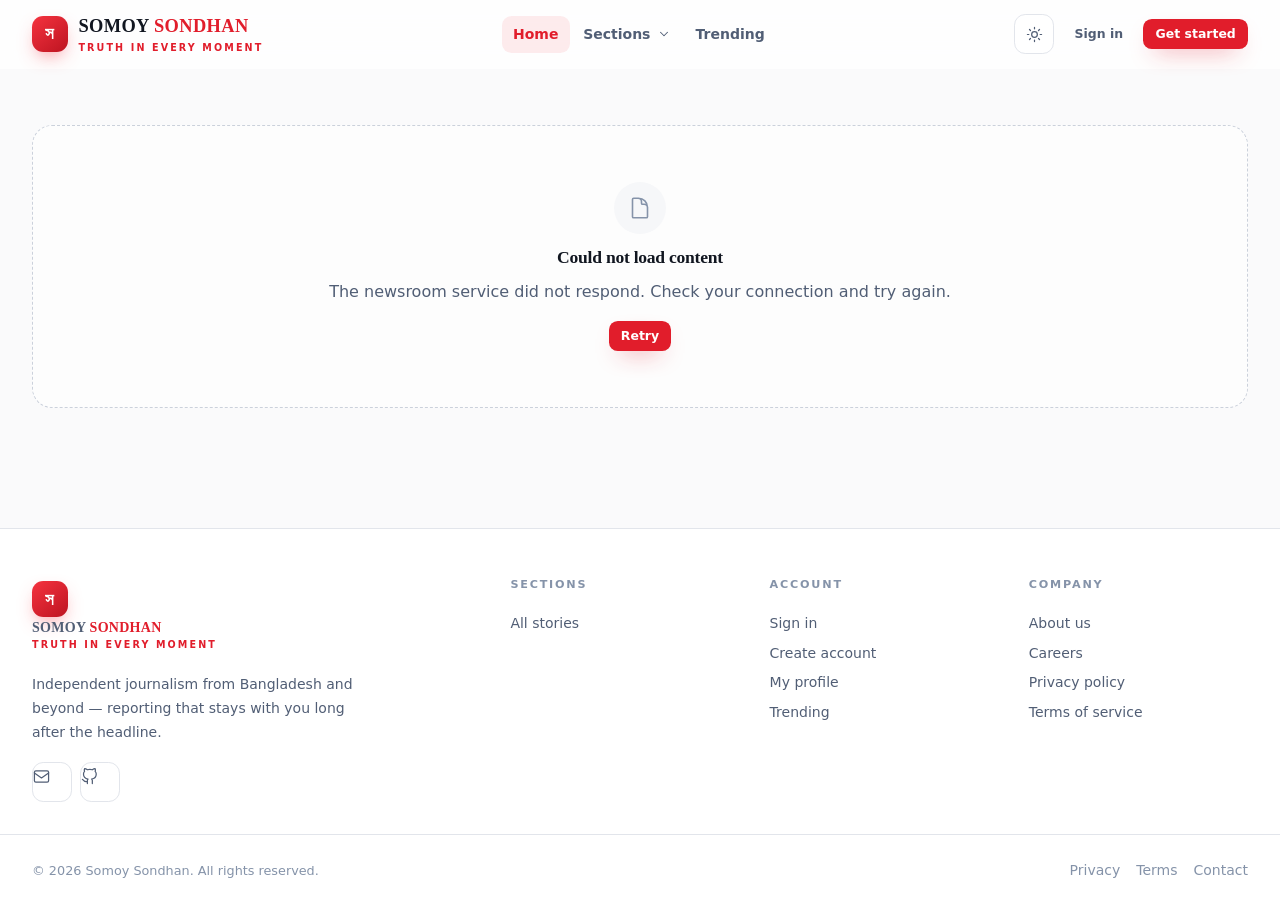
<file: index.html>
<!DOCTYPE html>
<html lang="en">
  <head>
    <meta charset="UTF-8" />
    <meta name="viewport" content="width=device-width, initial-scale=1.0" />
    <title>Somoy Sondhan — Truth in every moment</title>
    <meta
      name="description"
      content="Somoy Sondhan — independent reporting, analysis and reader reviews from Bangladesh and beyond."
    />
    <meta name="theme-color" content="#0c0f15" />
    <link
      rel="icon"
      href="data:image/svg+xml,%3Csvg xmlns='http://www.w3.org/2000/svg' viewBox='0 0 64 64'%3E%3Crect width='64' height='64' rx='14' fill='%23e11d2b'/%3E%3Ctext x='32' y='45' font-size='38' text-anchor='middle' fill='white'%3E%E0%A6%B8%3C/text%3E%3C/svg%3E"
    />

    <!--
      No external stylesheets on purpose: the design system in
      assets/css/styles.css is self-contained, so the page renders
      identically whether or not a CDN is reachable.
    -->
    <link rel="stylesheet" href="assets/css/styles.css?v=5" />

    <!-- Theme is applied before first paint, so there is no flash -->
    <script src="assets/js/theme.js?v=5"></script>
  </head>

  <body>
    <!-- Header, mobile drawer and ticker are injected by components.js -->
    <div id="ticker"></div>

    <main class="page" id="news-section">
      <!-- Hero, trending rail and category sections are rendered by articles.js -->
    </main>

    <footer id="site-footer"></footer>

    <!-- Legacy spinner hook; core.js shows a modern top progress bar instead -->
    <div id="loading-spinner"></div>

    <script src="assets/js/core.js?v=5"></script>
    <script src="assets/js/components.js?v=5"></script>
    <script src="assets/js/articles.js?v=5"></script>
    <script src="assets/js/layout-probe.js?v=5"></script>
  </body>
</html>
</file>
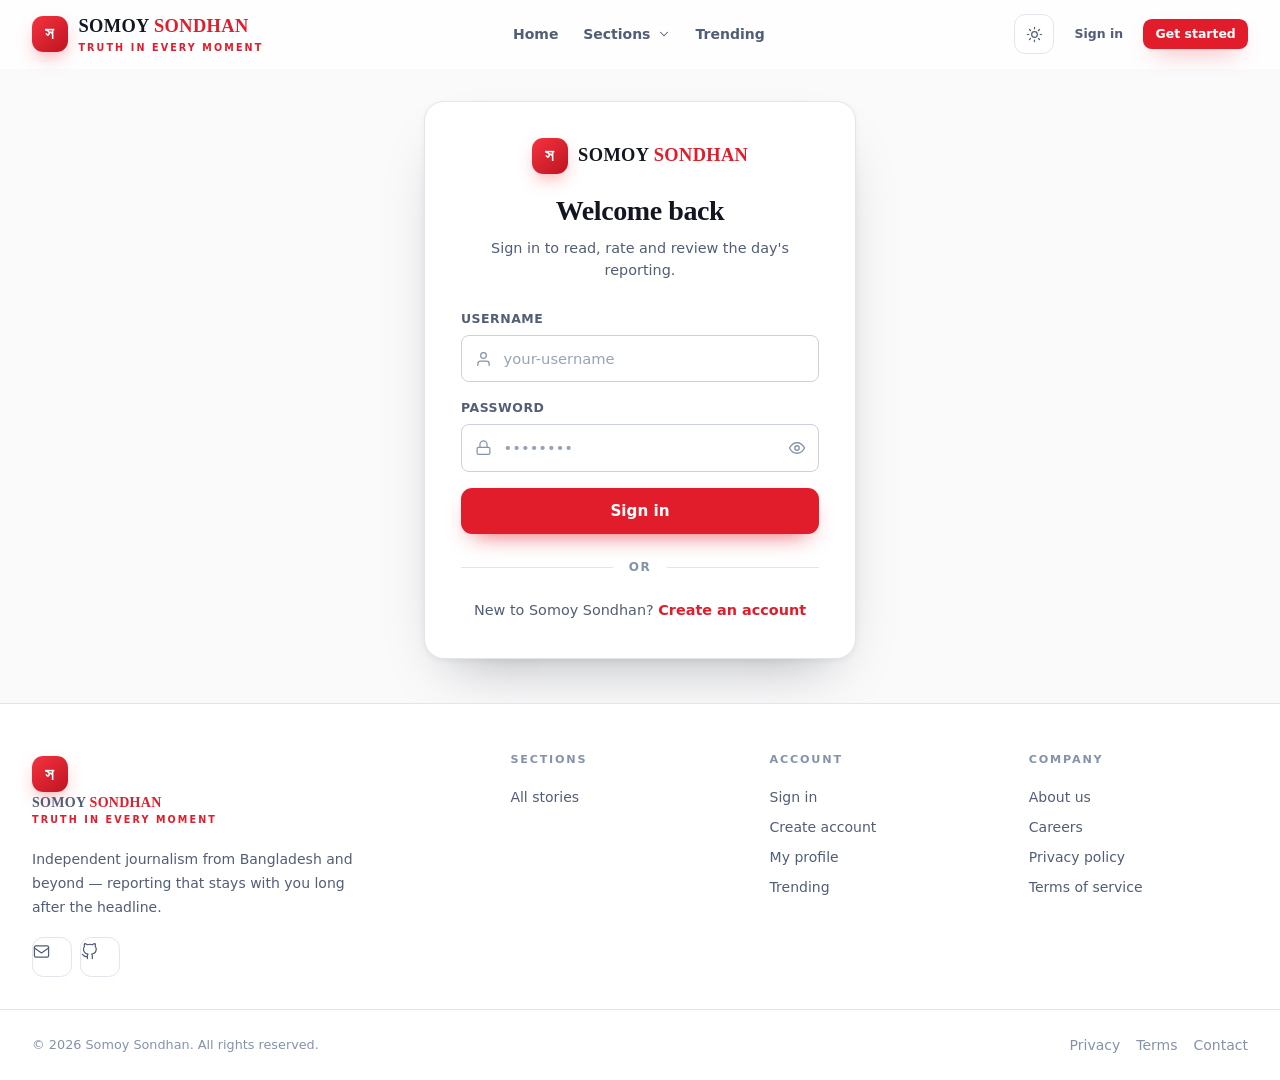
<file: addArticle.html>
<!DOCTYPE html>
<html lang="en">
  <head>
    <meta charset="UTF-8" />
    <meta name="viewport" content="width=device-width, initial-scale=1.0" />
    <title>New article — Somoy Sondhan</title>
    <meta name="robots" content="noindex" />
    <meta name="theme-color" content="#0c0f15" />
    <link
      rel="icon"
      href="data:image/svg+xml,%3Csvg xmlns='http://www.w3.org/2000/svg' viewBox='0 0 64 64'%3E%3Crect width='64' height='64' rx='14' fill='%23e11d2b'/%3E%3Ctext x='32' y='45' font-size='38' text-anchor='middle' fill='white'%3E%E0%A6%B8%3C/text%3E%3C/svg%3E"
    />

    <!--
      No external stylesheets on purpose: the design system in
      assets/css/styles.css is self-contained, so the page renders
      identically whether or not a CDN is reachable.
    -->
    <link rel="stylesheet" href="assets/css/styles.css?v=5" />
    <script src="assets/js/theme.js?v=5"></script>
  </head>

  <body>
    <div id="ticker"></div>

    <main class="page">
      <div id="page-header"></div>

      <div class="shell section section--tight" id="editor-shell">
        <div class="article-grid">
          <!-- Writing surface -->
          <form id="add-article-form" class="card" style="padding: clamp(1.25rem, 3vw, 2rem)" novalidate>
            <div class="field">
              <label class="field__label" for="headline">
                Headline
                <span class="field__hint" id="headline-count">0 / 1000</span>
              </label>
              <input
                class="input"
                style="font-family: var(--font-serif); font-size: 1.15rem; padding: 0.9rem 1rem"
                type="text"
                id="headline"
                name="headline"
                placeholder="Write a headline readers cannot scroll past"
                maxlength="1000"
                required
              />
            </div>

            <div class="field" style="margin-bottom: 0.5rem">
              <label class="field__label" for="body">
                Story
                <span class="field__hint" id="body-count">0 / 20000</span>
              </label>
              <textarea
                class="textarea"
                id="body"
                name="body"
                rows="16"
                style="font-size: 1rem; line-height: 1.75"
                placeholder="Start with the most important fact. Separate paragraphs with a blank line."
                required
              ></textarea>
            </div>

            <div class="field">
              <span class="field__label">Sections <span class="field__hint">choose one or more</span></span>
              <div id="categories" class="chip-group">
                <span class="sk sk--line" style="width: 7rem; height: 2rem; border-radius: 999px"></span>
                <span class="sk sk--line" style="width: 5.5rem; height: 2rem; border-radius: 999px"></span>
                <span class="sk sk--line" style="width: 6.5rem; height: 2rem; border-radius: 999px"></span>
              </div>
            </div>

            <div class="field">
              <label class="field__label" for="summary">
                Summary <span class="field__hint">optional · a short standfirst</span>
              </label>
              <textarea
                class="textarea"
                id="summary"
                name="summary"
                rows="2"
                maxlength="400"
                placeholder="One or two lines that capture the story."
              ></textarea>
            </div>

            <div class="field">
              <label class="field__label" for="tags">
                Tags <span class="field__hint">comma-separated</span>
              </label>
              <input class="input" type="text" id="tags" name="tags" placeholder="e.g. politics, economy, dhaka" />
            </div>

            <div class="field">
              <label class="field__label" for="cover-image">
                Cover image <span class="field__hint">optional</span>
              </label>
              <input class="input" type="file" id="cover-image" name="cover_image" accept="image/*" />
              <div id="cover-preview" style="margin-top: 0.75rem"></div>
            </div>

            <div class="field">
              <label class="field__label" for="cover-caption">
                Cover caption <span class="field__hint">optional</span>
              </label>
              <input class="input" type="text" id="cover-caption" name="cover_caption" maxlength="200" />
            </div>

            <div class="field">
              <label class="field__label" for="status">Status</label>
              <select class="input" id="status" name="status">
                <option value="published">Published</option>
                <option value="draft">Draft</option>
              </select>
            </div>

            <div id="form-error" class="alert alert--error" role="alert"></div>

            <div class="form-actions">
              <div style="display: flex; gap: 0.5rem; flex-wrap: wrap">
                <button type="button" class="btn btn--soft" id="preview-btn">Save draft &amp; preview</button>
                <a class="btn btn--ghost" href="index.html">Cancel</a>
              </div>
              <button type="submit" class="btn btn--primary btn--lg" id="publish-btn">
                Publish article
              </button>
            </div>
          </form>

          <!-- Guidance sidebar -->
          <aside class="sticky-side" style="display: grid; gap: 1.25rem; align-content: start">
            <div class="card" style="padding: 1.25rem">
              <p class="section-head__eyebrow">Checklist</p>
              <ul class="list-plain" style="display: grid; gap: 0.7rem; font-size: 0.875rem; color: rgb(var(--text-muted))">
                <li>One clear idea per paragraph.</li>
                <li>Attribution and quotes early.</li>
                <li>Numbers over adjectives.</li>
                <li>Read it aloud before publishing.</li>
              </ul>
            </div>
            <div class="card" style="padding: 1.25rem">
              <p class="section-head__eyebrow">Editorial policy</p>
              <p style="margin: 0; font-size: 0.85rem; line-height: 1.65; color: rgb(var(--text-muted))">
                Every published story is attributed to the newsroom desk and open to reader review.
                Corrections are made in the open.
              </p>
              <a class="link-underline" style="display: inline-block; margin-top: 0.85rem; font-size: 0.82rem" href="addCategory.html">
                Manage sections
              </a>
            </div>
          </aside>
        </div>
      </div>
    </main>

    <footer id="site-footer"></footer>

    <div id="loading-spinner"></div>

    <script>
      window.SS_PAGE = {
        eyebrow: "Editorial desk",
        title: "New article",
        subtitle: "Publish a story to Somoy Sondhan. You can save a draft and preview it before it goes live.",
        crumbs: [
          { label: "Home", href: "index.html" },
          { label: "New article" },
        ],
      };
    </script>
    <script src="assets/js/core.js?v=5"></script>
    <script src="assets/js/components.js?v=5"></script>
    <script src="assets/js/admin.js?v=5"></script>
  </body>
</html>
</file>
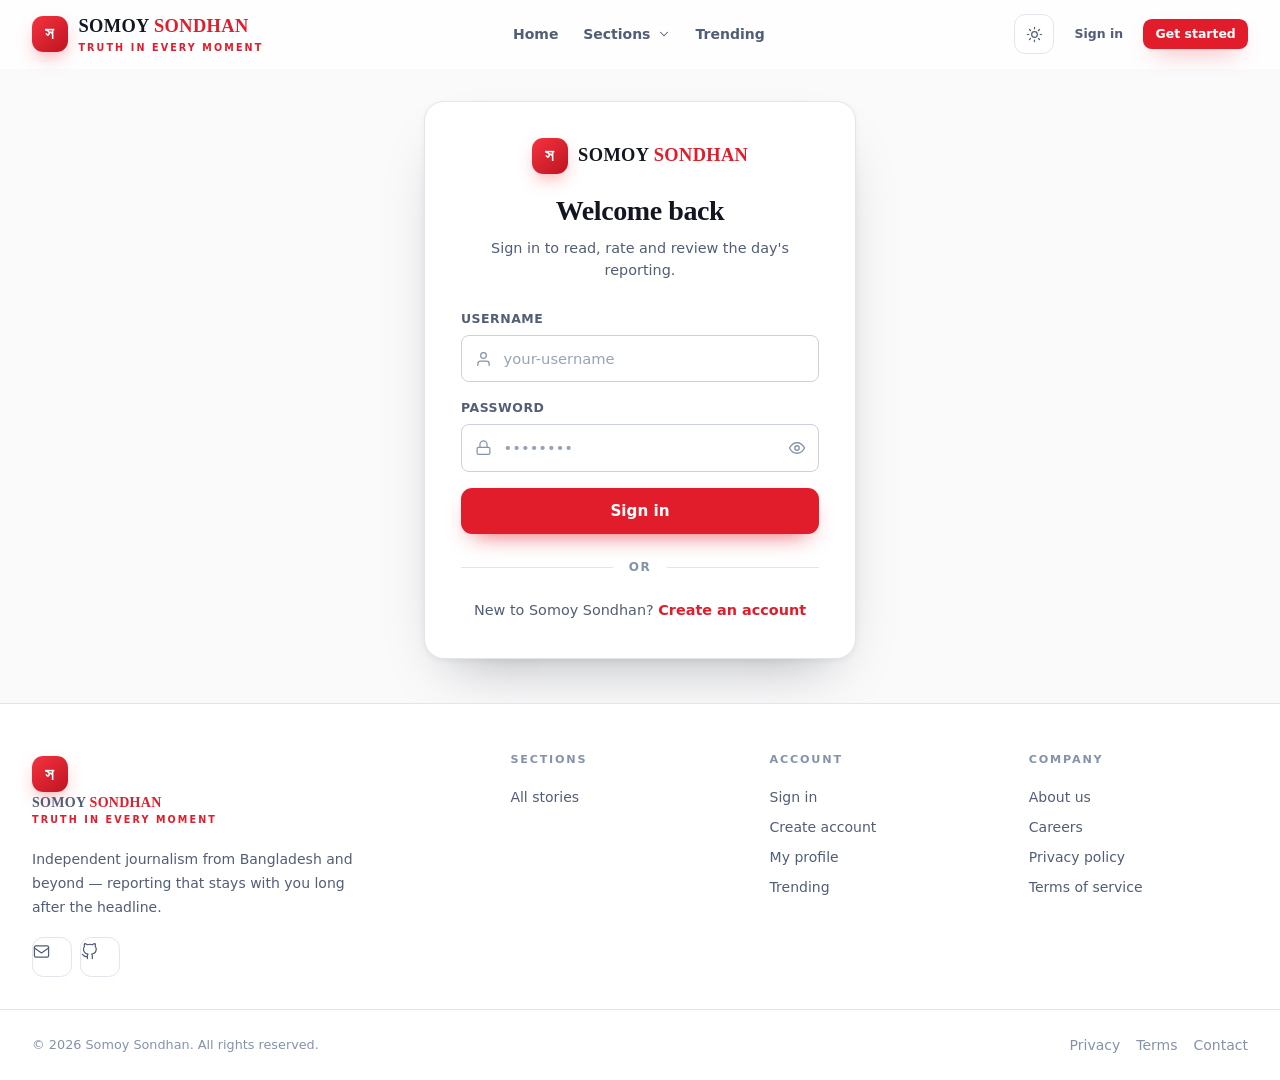
<file: addCategory.html>
<!DOCTYPE html>
<html lang="en">
  <head>
    <meta charset="UTF-8" />
    <meta name="viewport" content="width=device-width, initial-scale=1.0" />
    <title>New section — Somoy Sondhan</title>
    <meta name="robots" content="noindex" />
    <meta name="theme-color" content="#0c0f15" />
    <link
      rel="icon"
      href="data:image/svg+xml,%3Csvg xmlns='http://www.w3.org/2000/svg' viewBox='0 0 64 64'%3E%3Crect width='64' height='64' rx='14' fill='%23e11d2b'/%3E%3Ctext x='32' y='45' font-size='38' text-anchor='middle' fill='white'%3E%E0%A6%B8%3C/text%3E%3C/svg%3E"
    />

    <!--
      No external stylesheets on purpose: the design system in
      assets/css/styles.css is self-contained, so the page renders
      identically whether or not a CDN is reachable.
    -->
    <link rel="stylesheet" href="assets/css/styles.css?v=5" />
    <script src="assets/js/theme.js?v=5"></script>
  </head>

  <body>
    <div id="ticker"></div>

    <main class="page">
      <div id="page-header"></div>

      <div class="shell section section--tight" id="editor-shell">
        <div class="article-grid">
          <form id="add-category-form" class="card" style="padding: clamp(1.25rem, 3vw, 2rem)" novalidate>
            <div class="field">
              <label class="field__label" for="category">
                Section name
                <span class="field__hint" id="category-count">0 / 200</span>
              </label>
              <input
                class="input"
                type="text"
                id="category"
                name="category"
                placeholder="e.g. Technology"
                maxlength="200"
                required
              />
              <p class="field__hint" style="display: block; margin-top: 0.5rem">
                Readers will reach it at
                <code id="slug-preview" style="font-family: 'JetBrains Mono', monospace; font-size: 0.78rem">index.html?category=…</code>
              </p>
            </div>

            <div id="form-error" class="alert alert--error" role="alert"></div>

            <div class="form-actions">
              <a class="btn btn--ghost" href="index.html">Cancel</a>
              <button type="submit" class="btn btn--primary btn--lg" id="category-submit">Create section</button>
            </div>
          </form>

          <aside class="sticky-side" style="display: grid; gap: 1.25rem; align-content: start">
            <div class="card" style="padding: 1.25rem">
              <p class="section-head__eyebrow">Existing sections</p>
              <div id="existing-sections">
                <span class="sk sk--line" style="width: 70%"></span>
              </div>
            </div>
            <div class="card" style="padding: 1.25rem">
              <p class="section-head__eyebrow">Naming tips</p>
              <ul class="list-plain" style="display: grid; gap: 0.7rem; font-size: 0.875rem; color: rgb(var(--text-muted))">
                <li>Short and unmistakable: “Politics”, not “Political news articles”.</li>
                <li>Avoid duplicates — check the list on the left first.</li>
                <li>Each story can belong to more than one section.</li>
              </ul>
            </div>
          </aside>
        </div>
      </div>
    </main>

    <footer id="site-footer"></footer>

    <div id="loading-spinner"></div>

    <script>
      window.SS_PAGE = {
        eyebrow: "Editorial desk",
        title: "New section",
        subtitle: "Sections group stories across the homepage, the navigation menu and the ticker.",
        crumbs: [
          { label: "Home", href: "index.html" },
          { label: "New section" },
        ],
      };
    </script>
    <script src="assets/js/core.js?v=5"></script>
    <script src="assets/js/components.js?v=5"></script>
    <script src="assets/js/admin.js?v=5"></script>
  </body>
</html>
</file>
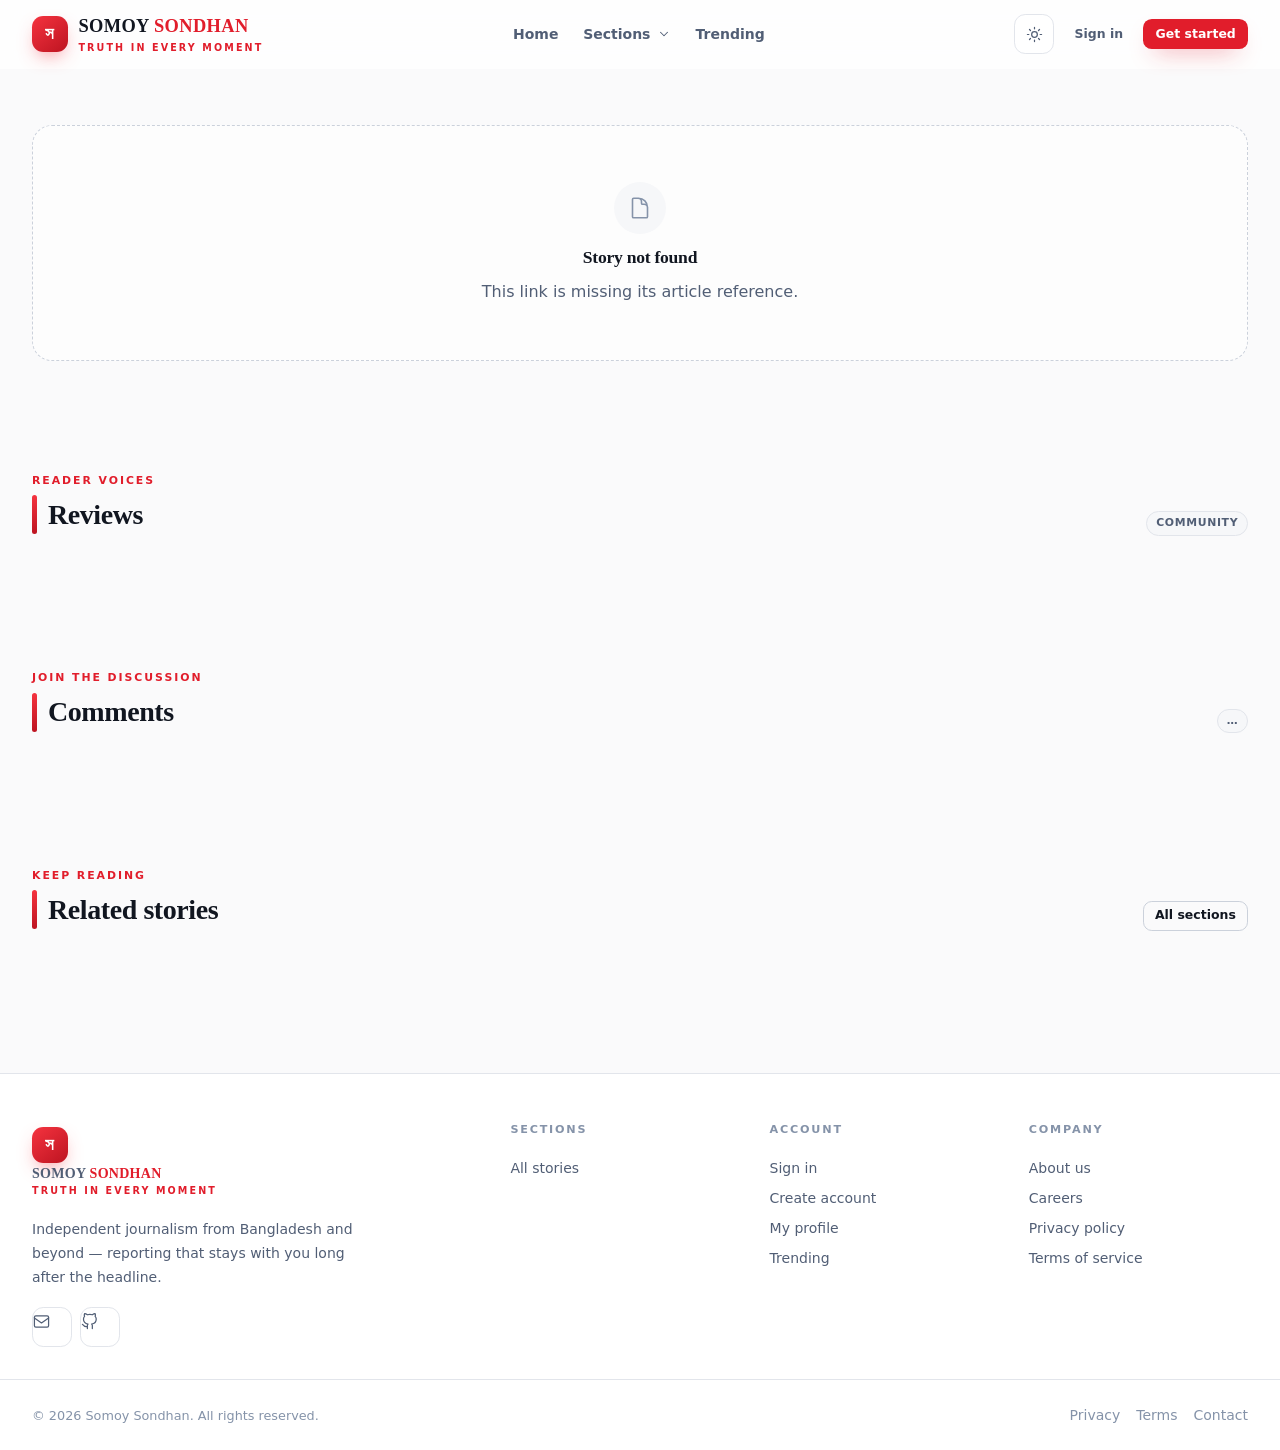
<file: article_detail.html>
<!DOCTYPE html>
<html lang="en">
  <head>
    <meta charset="UTF-8" />
    <meta name="viewport" content="width=device-width, initial-scale=1.0" />
    <title>Story — Somoy Sondhan</title>
    <meta name="description" content="Read the full story and add your review on Somoy Sondhan." />
    <meta name="theme-color" content="#0c0f15" />
    <link
      rel="icon"
      href="data:image/svg+xml,%3Csvg xmlns='http://www.w3.org/2000/svg' viewBox='0 0 64 64'%3E%3Crect width='64' height='64' rx='14' fill='%23e11d2b'/%3E%3Ctext x='32' y='45' font-size='38' text-anchor='middle' fill='white'%3E%E0%A6%B8%3C/text%3E%3C/svg%3E"
    />

    <!--
      No external stylesheets on purpose: the design system in
      assets/css/styles.css is self-contained, so the page renders
      identically whether or not a CDN is reachable.
    -->
    <link rel="stylesheet" href="assets/css/styles.css?v=5" />
    <script src="assets/js/theme.js?v=5"></script>
  </head>

  <body>
    <div id="ticker"></div>

    <main class="page">
      <!-- Breadcrumb, headline, body and score sidebar are rendered by articles.js -->
      <div id="detail_article"></div>

      <section class="shell section">
        <div class="section-head">
          <div>
            <p class="section-head__eyebrow">Reader voices</p>
            <h2 class="section-head__title">Reviews</h2>
          </div>
          <span class="badge">Community</span>
        </div>

        <div class="article-grid">
          <div class="review-grid" id="commentContainer"></div>
          <div id="review-form-host" class="no-print"></div>
        </div>
      </section>

      <section class="shell section" id="discussion">
        <div class="section-head">
          <div>
            <p class="section-head__eyebrow">Join the discussion</p>
            <h2 class="section-head__title">Comments</h2>
          </div>
          <span class="badge" id="comment-count">…</span>
        </div>
        <div class="article-grid">
          <div id="comment-list" class="comment-list"></div>
          <div id="comment-form-host" class="no-print"></div>
        </div>
      </section>

      <section class="shell section">
        <div class="section-head">
          <div>
            <p class="section-head__eyebrow">Keep reading</p>
            <h2 class="section-head__title">Related stories</h2>
          </div>
          <a class="btn btn--outline btn--sm" href="index.html">All sections</a>
        </div>
        <div id="related_article"></div>
      </section>
    </main>

    <footer id="site-footer"></footer>

    <div id="loading-spinner"></div>

    <script src="assets/js/core.js?v=5"></script>
    <script src="assets/js/components.js?v=5"></script>
    <script src="assets/js/articles.js?v=5"></script>
  </body>
</html>
</file>
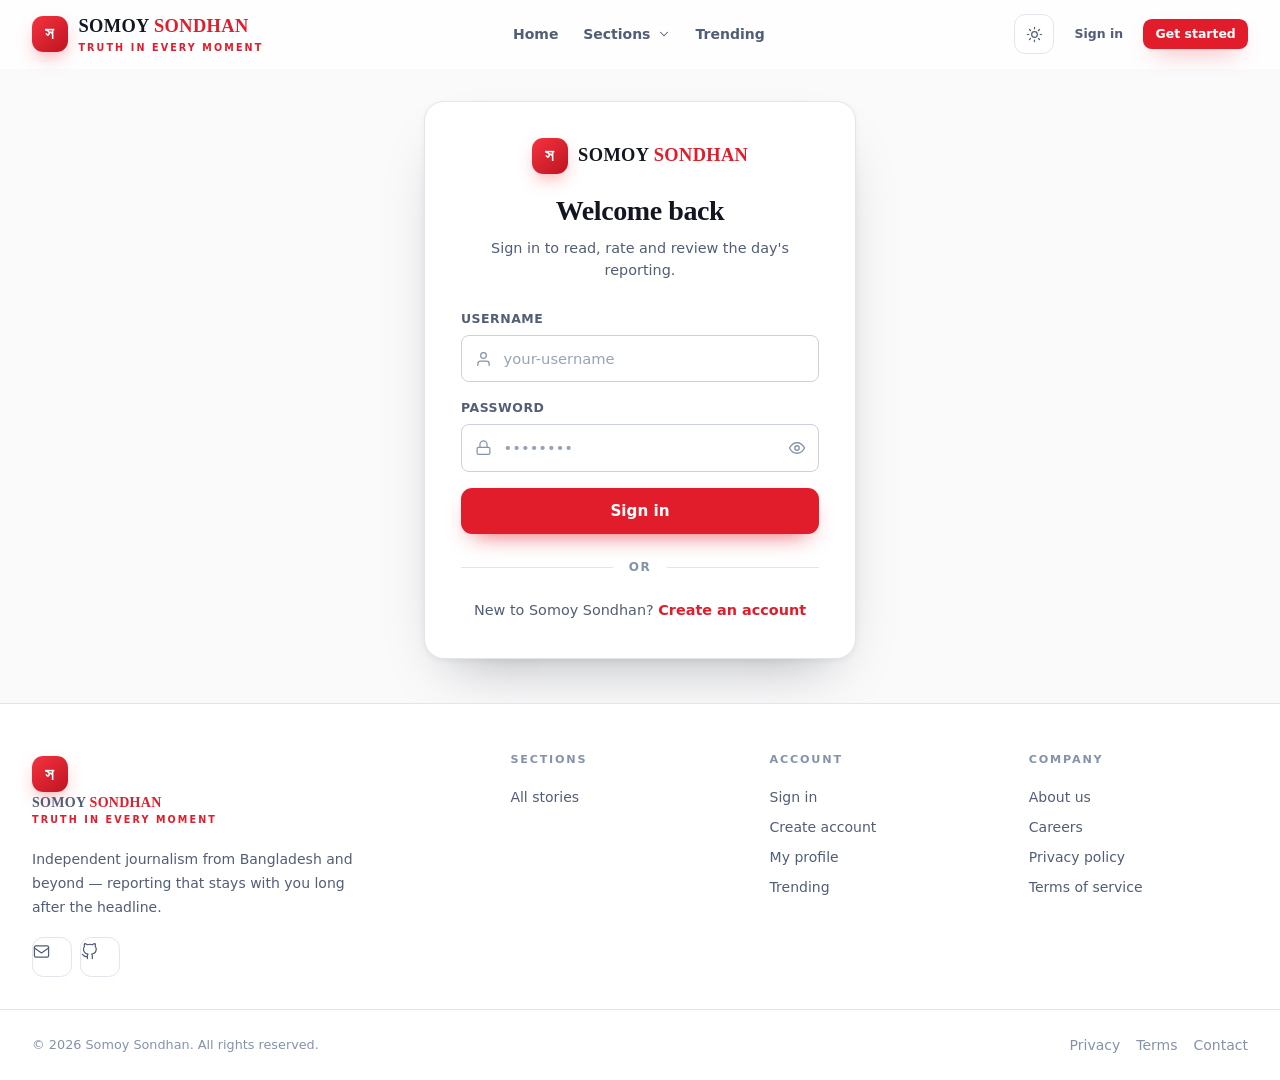
<file: edit_article.html>
<!DOCTYPE html>
<html lang="en">
  <head>
    <meta charset="UTF-8" />
    <meta name="viewport" content="width=device-width, initial-scale=1.0" />
    <title>Edit article — Somoy Sondhan</title>
    <meta name="robots" content="noindex" />
    <meta name="theme-color" content="#0c0f15" />
    <link
      rel="icon"
      href="data:image/svg+xml,%3Csvg xmlns='http://www.w3.org/2000/svg' viewBox='0 0 64 64'%3E%3Crect width='64' height='64' rx='14' fill='%23e11d2b'/%3E%3Ctext x='32' y='45' font-size='38' text-anchor='middle' fill='white'%3E%E0%A6%B8%3C/text%3E%3C/svg%3E"
    />

    <!--
      No external stylesheets on purpose: the design system in
      assets/css/styles.css is self-contained, so the page renders
      identically whether or not a CDN is reachable.
    -->
    <link rel="stylesheet" href="assets/css/styles.css?v=5" />
    <script src="assets/js/theme.js?v=5"></script>
  </head>

  <body>
    <div id="ticker"></div>

    <main class="page">
      <div id="page-header"></div>

      <div class="shell section section--tight" id="editor-shell">
        <div class="article-grid">
          <form id="edit-article-form" class="card" style="padding: clamp(1.25rem, 3vw, 2rem)" novalidate>
            <div class="field">
              <label class="field__label" for="headline">
                Headline
                <span class="field__hint" id="headline-count">0 / 1000</span>
              </label>
              <input
                class="input"
                style="font-family: var(--font-serif); font-size: 1.15rem; padding: 0.9rem 1rem"
                type="text"
                id="headline"
                name="headline"
                maxlength="1000"
                required
              />
            </div>

            <div class="field" style="margin-bottom: 0.5rem">
              <label class="field__label" for="body">
                Story
                <span class="field__hint" id="body-count">0 / 20000</span>
              </label>
              <textarea
                class="textarea"
                id="body"
                name="body"
                rows="16"
                style="font-size: 1rem; line-height: 1.75"
                required
              ></textarea>
            </div>

            <div class="field">
              <span class="field__label">Sections <span class="field__hint">choose one or more</span></span>
              <div id="categories" class="chip-group">
                <span class="sk sk--line" style="width: 7rem; height: 2rem; border-radius: 999px"></span>
                <span class="sk sk--line" style="width: 5.5rem; height: 2rem; border-radius: 999px"></span>
              </div>
            </div>

            <div class="field">
              <label class="field__label" for="summary">
                Summary <span class="field__hint">optional · a short standfirst</span>
              </label>
              <textarea
                class="textarea"
                id="summary"
                name="summary"
                rows="2"
                maxlength="400"
                placeholder="One or two lines that capture the story."
              ></textarea>
            </div>

            <div class="field">
              <label class="field__label" for="tags">
                Tags <span class="field__hint">comma-separated</span>
              </label>
              <input class="input" type="text" id="tags" name="tags" placeholder="e.g. politics, economy, dhaka" />
            </div>

            <div class="field">
              <label class="field__label" for="cover-image">
                Cover image <span class="field__hint">optional · replaces the current cover</span>
              </label>
              <input class="input" type="file" id="cover-image" name="cover_image" accept="image/*" />
              <div id="cover-preview" style="margin-top: 0.75rem"></div>
            </div>

            <div class="field">
              <label class="field__label" for="cover-caption">
                Cover caption <span class="field__hint">optional</span>
              </label>
              <input class="input" type="text" id="cover-caption" name="cover_caption" maxlength="200" />
            </div>

            <div class="field">
              <label class="field__label" for="status">Status</label>
              <select class="input" id="status" name="status">
                <option value="published">Published</option>
                <option value="draft">Draft</option>
                <option value="archived">Archived</option>
              </select>
            </div>

            <div id="form-error" class="alert alert--error" role="alert"></div>

            <div class="form-actions">
              <div style="display: flex; gap: 0.5rem; flex-wrap: wrap; align-items: center">
                <a class="btn btn--ghost" href="index.html">Discard</a>
                <a class="btn btn--soft" id="view-link" href="#" target="_blank" rel="noopener">View live</a>
              </div>
              <button type="submit" class="btn btn--primary btn--lg" id="save-btn">Save changes</button>
            </div>
          </form>

          <aside class="sticky-side" style="display: grid; gap: 1.25rem; align-content: start">
            <div class="card" style="padding: 1.25rem">
              <p class="section-head__eyebrow">Editing</p>
              <p style="margin: 0 0 0.85rem; font-size: 0.85rem; line-height: 1.65; color: rgb(var(--text-muted))">
                You are updating
                <a class="link-underline" id="article-crumb" href="#">this story</a>.
                Changes appear immediately for readers.
              </p>
              <p style="margin: 0; font-size: 0.8rem; color: rgb(var(--text-subtle))">
                Reader ratings and reviews are preserved.
              </p>
            </div>
            <div class="card" style="padding: 1.25rem">
              <p class="section-head__eyebrow">Before you save</p>
              <ul class="list-plain" style="display: grid; gap: 0.7rem; font-size: 0.875rem; color: rgb(var(--text-muted))">
                <li>Check the headline still matches the lede.</li>
                <li>Confirm the sections are right.</li>
                <li>Add a correction note if you changed facts.</li>
              </ul>
            </div>
          </aside>
        </div>
      </div>
    </main>

    <footer id="site-footer"></footer>

    <div id="loading-spinner"></div>

    <script>
      window.SS_PAGE = {
        eyebrow: "Editorial desk",
        title: "Edit article",
        subtitle: "Update the headline, body or sections of an existing story.",
        crumbs: [
          { label: "Home", href: "index.html" },
          { label: "Edit article" },
        ],
      };
    </script>
    <script src="assets/js/core.js?v=5"></script>
    <script src="assets/js/components.js?v=5"></script>
    <script src="assets/js/admin.js?v=5"></script>
  </body>
</html>
</file>
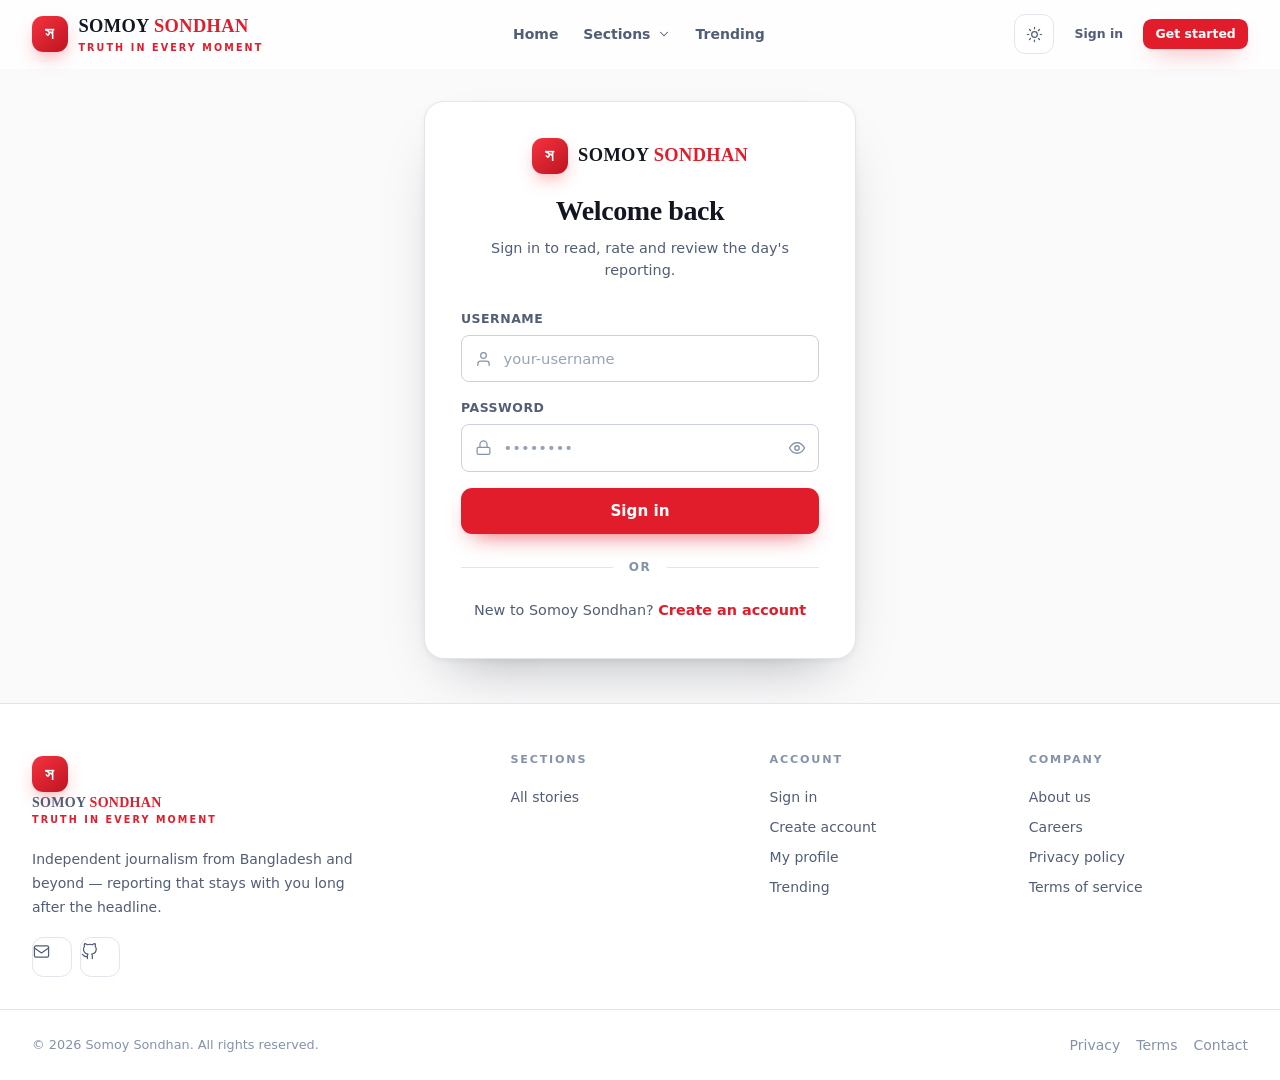
<file: login.html>
<!DOCTYPE html>
<html lang="en">
  <head>
    <meta charset="UTF-8" />
    <meta name="viewport" content="width=device-width, initial-scale=1.0" />
    <title>Sign in — Somoy Sondhan</title>
    <meta name="description" content="Sign in to your Somoy Sondhan account." />
    <meta name="theme-color" content="#0c0f15" />
    <link
      rel="icon"
      href="data:image/svg+xml,%3Csvg xmlns='http://www.w3.org/2000/svg' viewBox='0 0 64 64'%3E%3Crect width='64' height='64' rx='14' fill='%23e11d2b'/%3E%3Ctext x='32' y='45' font-size='38' text-anchor='middle' fill='white'%3E%E0%A6%B8%3C/text%3E%3C/svg%3E"
    />

    <!--
      No external stylesheets on purpose: the design system in
      assets/css/styles.css is self-contained, so the page renders
      identically whether or not a CDN is reachable.
    -->
    <link rel="stylesheet" href="assets/css/styles.css?v=5" />
    <script src="assets/js/theme.js?v=5"></script>
  </head>

  <body>
    <div id="ticker"></div>

    <main class="auth-shell">
      <div class="auth-card">
        <div class="auth-card__head">
          <span class="brand" style="justify-content: center; display: inline-flex; margin-bottom: 1rem">
            <span class="brand__mark" aria-hidden="true">স</span>
            <span class="brand__name">SOMOY <span>SONDHAN</span></span>
          </span>
          <h1>Welcome back</h1>
          <p>Sign in to read, rate and review the day's reporting.</p>
        </div>

        <form id="login-form" novalidate>
          <div class="field">
            <label class="field__label" for="login-username">Username</label>
            <div class="input-wrap">
              <svg width="17" height="17" viewBox="0 0 24 24" fill="none" stroke="currentColor" stroke-width="1.75" stroke-linecap="round" aria-hidden="true">
                <path d="M20 21v-2a4 4 0 0 0-4-4H8a4 4 0 0 0-4 4v2" />
                <circle cx="12" cy="7" r="4" />
              </svg>
              <input
                class="input input--icon"
                type="text"
                id="login-username"
                name="username"
                placeholder="your-username"
                autocomplete="username"
                required
              />
            </div>
          </div>

          <div class="field">
            <label class="field__label" for="login-password">Password</label>
            <div class="input-wrap">
              <svg width="17" height="17" viewBox="0 0 24 24" fill="none" stroke="currentColor" stroke-width="1.75" stroke-linecap="round" aria-hidden="true">
                <rect x="3" y="11" width="18" height="10" rx="2" />
                <path d="M7 11V7a5 5 0 0 1 10 0v4" />
              </svg>
              <input
                class="input input--icon"
                type="password"
                id="login-password"
                name="password"
                placeholder="••••••••"
                autocomplete="current-password"
                required
              />
              <button type="button" class="input-wrap__toggle" id="toggle-password" aria-label="Show password">
                <svg width="18" height="18" viewBox="0 0 24 24" fill="none" stroke="currentColor" stroke-width="1.75" stroke-linecap="round" aria-hidden="true">
                  <path d="M2 12s3.6-7 10-7 10 7 10 7-3.6 7-10 7-10-7-10-7Z" />
                  <circle cx="12" cy="12" r="3" />
                </svg>
              </button>
            </div>
          </div>

          <div id="login-error" class="alert alert--error" role="alert"></div>

          <button type="submit" class="btn btn--primary btn--block btn--lg" id="login-submit">
            Sign in
          </button>
        </form>

        <div class="divider">or</div>

        <p style="text-align: center; margin: 0; font-size: 0.9rem; color: rgb(var(--text-muted))">
          New to Somoy Sondhan?
          <a class="link-underline" href="registration.html">Create an account</a>
        </p>
      </div>
    </main>

    <footer id="site-footer"></footer>

    <div id="loading-spinner"></div>

    <script src="assets/js/core.js?v=5"></script>
    <script src="assets/js/components.js?v=5"></script>
    <script src="assets/js/auth.js?v=5"></script>
    <script src="assets/js/layout-probe.js?v=5"></script>
  </body>
</html>
</file>
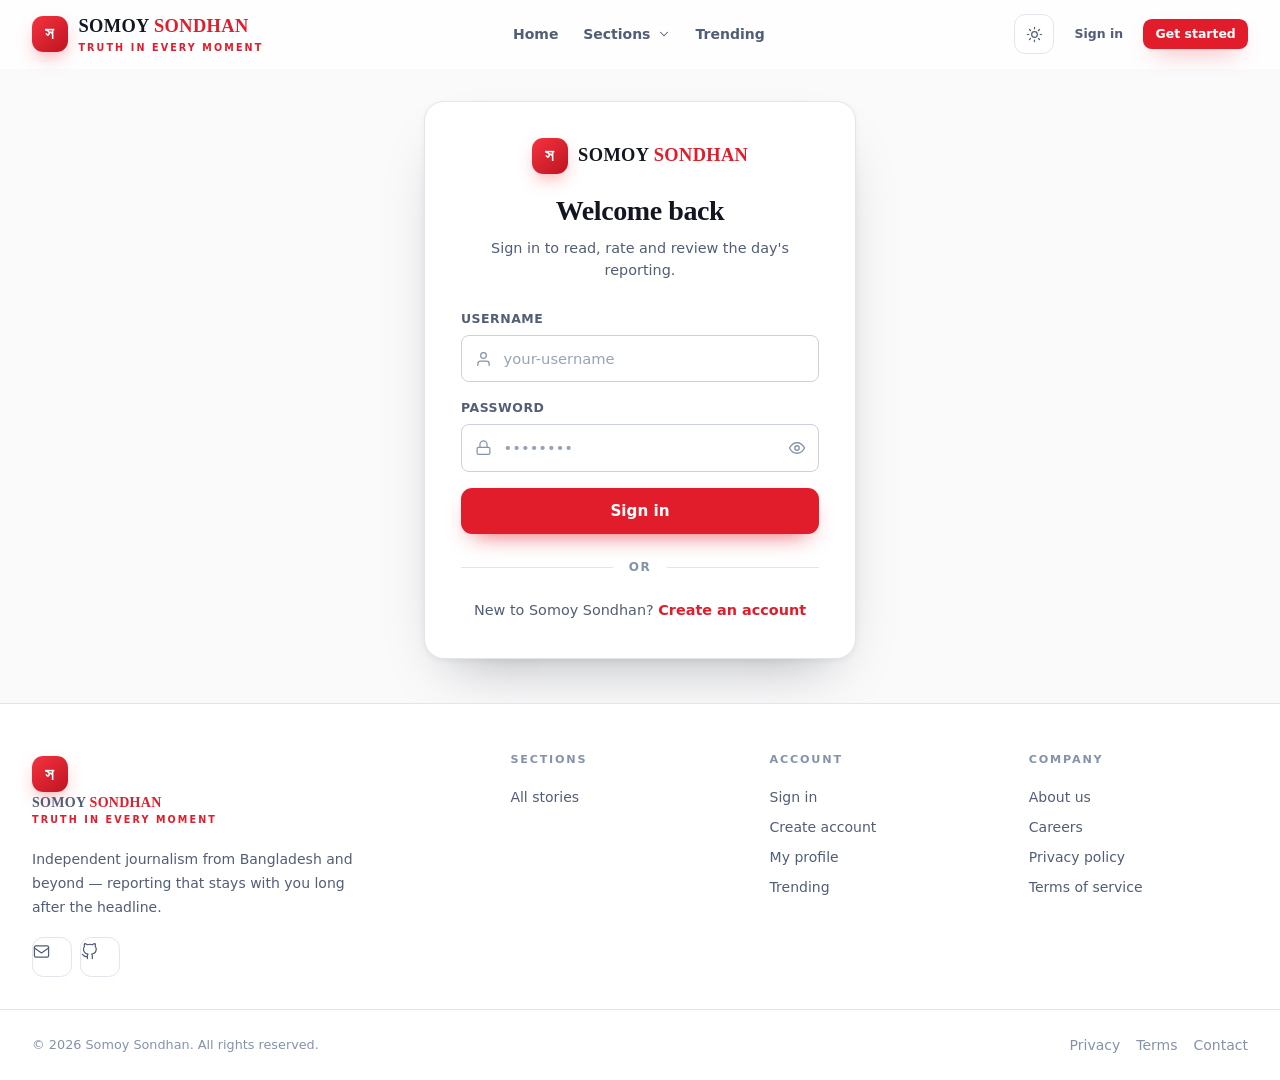
<file: profile.html>
<!DOCTYPE html>
<html lang="en">
  <head>
    <meta charset="UTF-8" />
    <meta name="viewport" content="width=device-width, initial-scale=1.0" />
    <title>My profile — Somoy Sondhan</title>
    <meta name="robots" content="noindex" />
    <meta name="theme-color" content="#0c0f15" />
    <link
      rel="icon"
      href="data:image/svg+xml,%3Csvg xmlns='http://www.w3.org/2000/svg' viewBox='0 0 64 64'%3E%3Crect width='64' height='64' rx='14' fill='%23e11d2b'/%3E%3Ctext x='32' y='45' font-size='38' text-anchor='middle' fill='white'%3E%E0%A6%B8%3C/text%3E%3C/svg%3E"
    />

    <!--
      No external stylesheets on purpose: the design system in
      assets/css/styles.css is self-contained, so the page renders
      identically whether or not a CDN is reachable.
    -->
    <link rel="stylesheet" href="assets/css/styles.css?v=5" />
    <script src="assets/js/theme.js?v=5"></script>
  </head>

  <body>
    <div id="ticker"></div>

    <main class="page">
      <div id="page-header"></div>
      <div class="shell section section--tight" id="profile-host">
        <!-- Rendered by assets/js/profile.js -->
      </div>
    </main>

    <footer id="site-footer"></footer>

    <div id="loading-spinner"></div>

    <script>
      window.SS_PAGE = {
        eyebrow: "Your account",
        title: "My profile",
        subtitle: "Your reader identity on Somoy Sondhan — reviews, ratings and account details.",
        crumbs: [
          { label: "Home", href: "index.html" },
          { label: "My profile" },
        ],
      };
    </script>
    <script src="assets/js/core.js?v=5"></script>
    <script src="assets/js/components.js?v=5"></script>
    <script src="assets/js/profile.js?v=5"></script>
  </body>
</html>
</file>
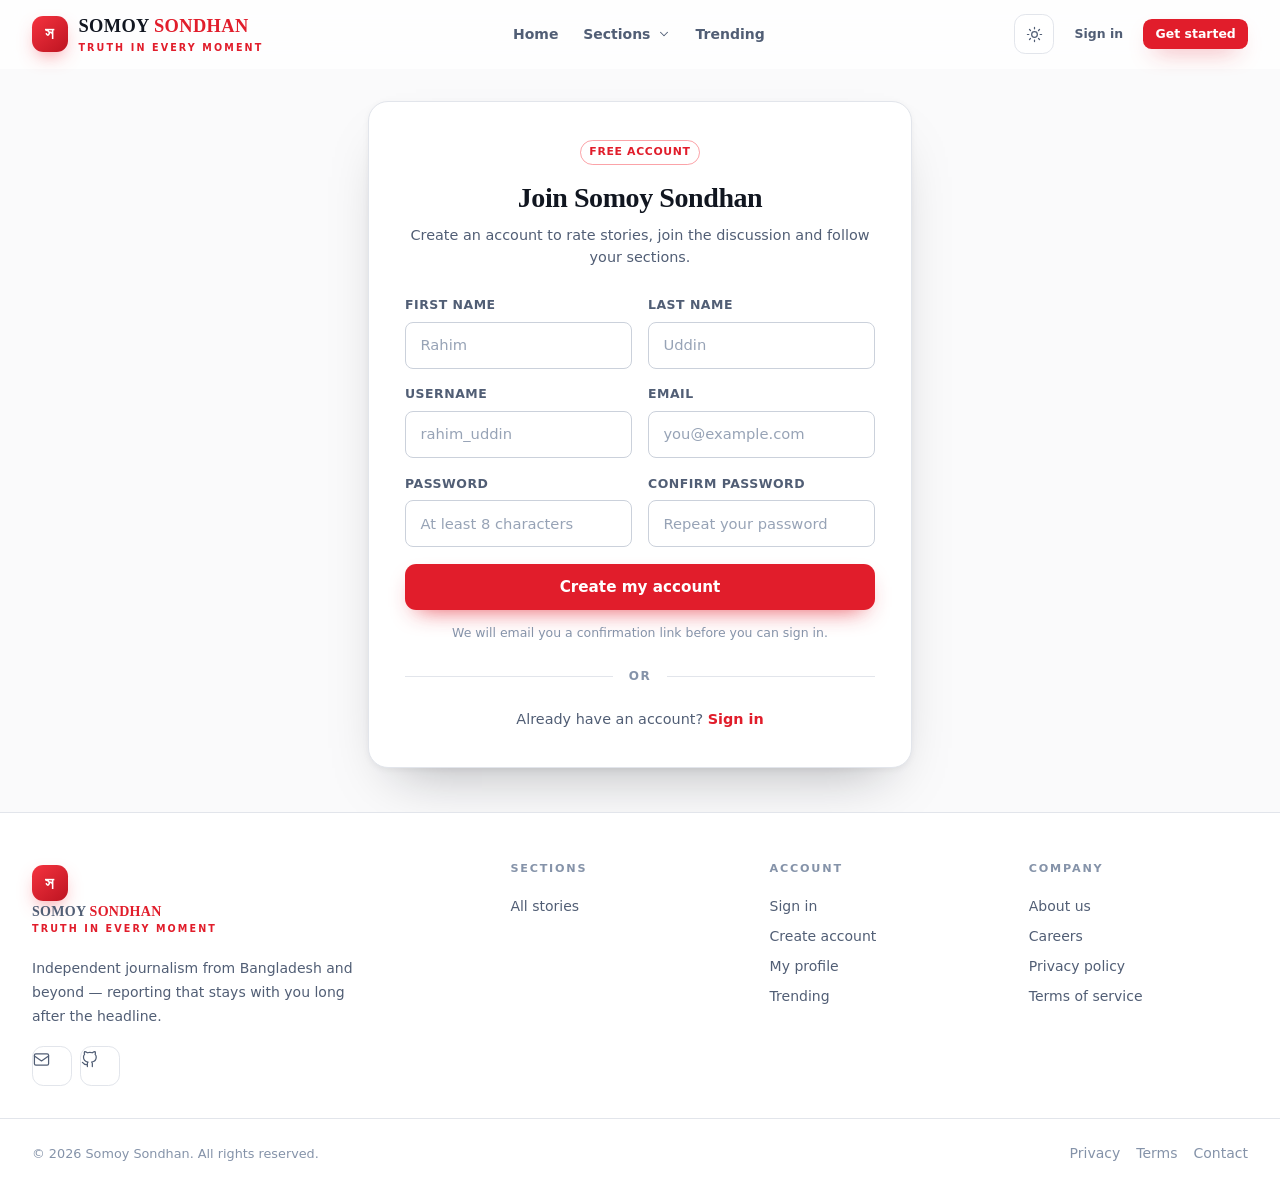
<file: registration.html>
<!DOCTYPE html>
<html lang="en">
  <head>
    <meta charset="UTF-8" />
    <meta name="viewport" content="width=device-width, initial-scale=1.0" />
    <title>Create account — Somoy Sondhan</title>
    <meta name="description" content="Create your free Somoy Sondhan reader account." />
    <meta name="theme-color" content="#0c0f15" />
    <link
      rel="icon"
      href="data:image/svg+xml,%3Csvg xmlns='http://www.w3.org/2000/svg' viewBox='0 0 64 64'%3E%3Crect width='64' height='64' rx='14' fill='%23e11d2b'/%3E%3Ctext x='32' y='45' font-size='38' text-anchor='middle' fill='white'%3E%E0%A6%B8%3C/text%3E%3C/svg%3E"
    />

    <!--
      No external stylesheets on purpose: the design system in
      assets/css/styles.css is self-contained, so the page renders
      identically whether or not a CDN is reachable.
    -->
    <link rel="stylesheet" href="assets/css/styles.css?v=5" />
    <script src="assets/js/theme.js?v=5"></script>
  </head>

  <body>
    <div id="ticker"></div>

    <main class="auth-shell">
      <div class="auth-card auth-card--wide">
        <div class="auth-card__head">
          <span class="badge badge--outline-brand" style="margin-bottom: 0.75rem">Free account</span>
          <h1>Join Somoy Sondhan</h1>
          <p>Create an account to rate stories, join the discussion and follow your sections.</p>
        </div>

        <form id="register" onsubmit="handleRegistration(event)" novalidate>
          <div class="form-grid form-grid--2">
            <div class="field">
              <label class="field__label" for="first-name">First name</label>
              <input class="input" type="text" id="first-name" name="first_name" placeholder="Rahim" autocomplete="given-name" required />
            </div>
            <div class="field">
              <label class="field__label" for="last-name">Last name</label>
              <input class="input" type="text" id="last-name" name="last_name" placeholder="Uddin" autocomplete="family-name" required />
            </div>
            <div class="field">
              <label class="field__label" for="username">Username</label>
              <input class="input" type="text" id="username" name="username" placeholder="rahim_uddin" autocomplete="username" required />
            </div>
            <div class="field">
              <label class="field__label" for="email">Email</label>
              <input class="input" type="email" id="email" name="email" placeholder="you@example.com" autocomplete="email" required />
            </div>
            <div class="field">
              <label class="field__label" for="password">Password</label>
              <input class="input" type="password" id="password" name="password" placeholder="At least 8 characters" autocomplete="new-password" required />
            </div>
            <div class="field">
              <label class="field__label" for="confirm-password">Confirm password</label>
              <input class="input" type="password" id="confirm-password" name="confirm_password" placeholder="Repeat your password" autocomplete="new-password" required />
            </div>
          </div>

          <div id="login-error" class="alert alert--error" role="alert"></div>

          <button type="submit" class="btn btn--primary btn--block btn--lg" id="register-submit">
            Create my account
          </button>

          <p style="margin: 0.9rem 0 0; font-size: 0.78rem; color: rgb(var(--text-subtle)); text-align: center">
            We will email you a confirmation link before you can sign in.
          </p>
        </form>

        <div class="divider">or</div>

        <p style="text-align: center; margin: 0; font-size: 0.9rem; color: rgb(var(--text-muted))">
          Already have an account?
          <a class="link-underline" href="login.html">Sign in</a>
        </p>
      </div>
    </main>

    <footer id="site-footer"></footer>

    <div id="loading-spinner"></div>

    <script src="assets/js/core.js?v=5"></script>
    <script src="assets/js/components.js?v=5"></script>
    <script src="assets/js/auth.js?v=5"></script>
  </body>
</html>
</file>
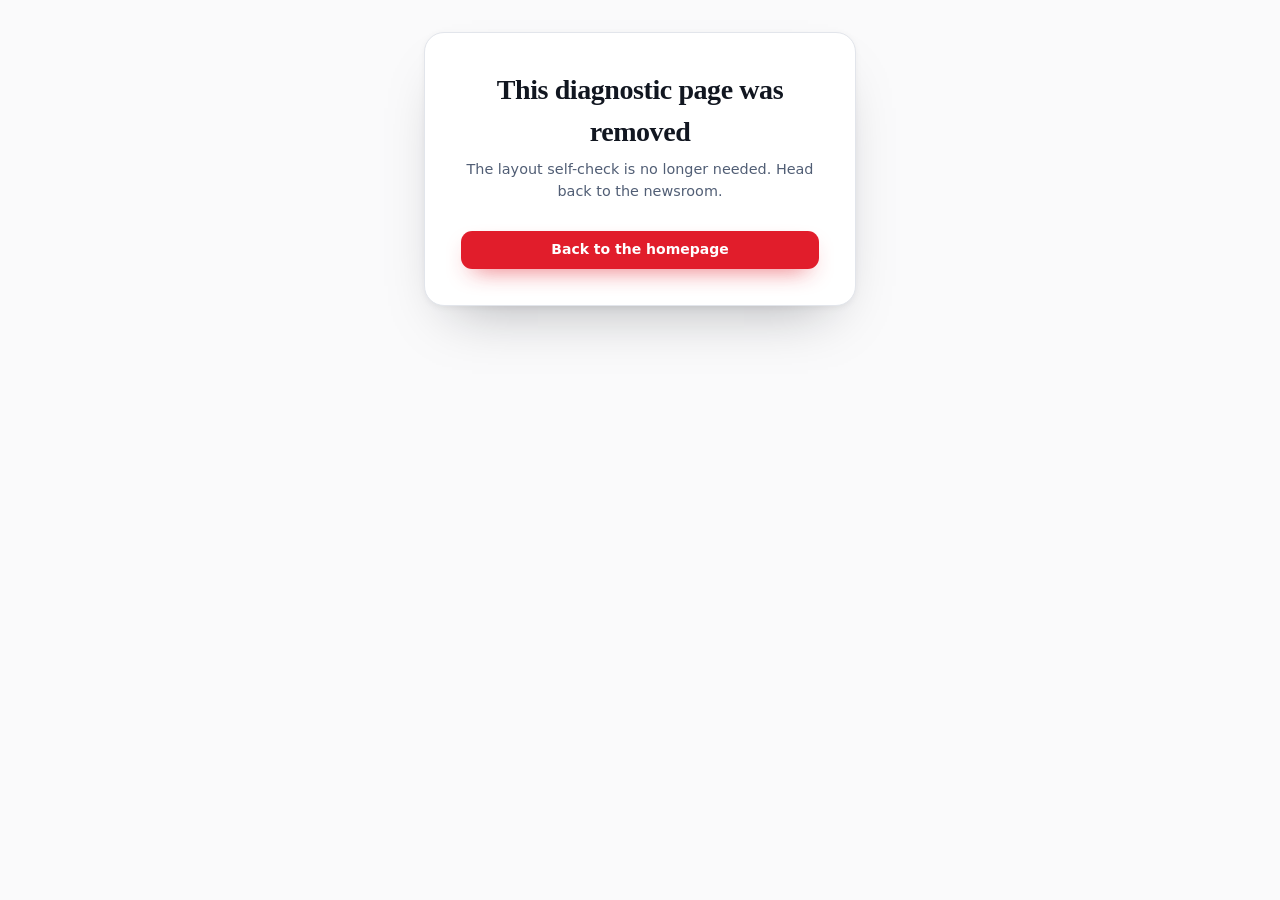
<file: self-check.html>
<!DOCTYPE html>
<html lang="en">
  <head>
    <meta charset="UTF-8" />
    <meta name="robots" content="noindex" />
    <title>Removed — Somoy Sondhan</title>
    <link rel="stylesheet" href="assets/css/styles.css?v=5" />
  </head>
  <body>
    <main class="auth-shell">
      <div class="auth-card">
        <div class="auth-card__head">
          <h1>This diagnostic page was removed</h1>
          <p>The layout self-check is no longer needed. Head back to the newsroom.</p>
        </div>
        <a class="btn btn--primary btn--block" href="index.html">Back to the homepage</a>
      </div>
    </main>
  </body>
</html>
</file>
<file: assets/css/styles.css>
/**
 * SOMOY SONDHAN — design system
 * ---------------------------------------------------------------
 * 1. Design tokens (light + dark)      5. Cards
 * 2. Base / reset                      6. Forms
 * 3. Layout shell                      7. Badges, chips, toasts
 * 4. Buttons                           8. Skeletons, prose, utilities
 */

/* =============================================================
   1. DESIGN TOKENS
   ============================================================= */
:root {
  color-scheme: light;

  /* System-first type: no network font, so headlines keep their editorial
     serif/sans contrast even when nothing external can load. */
  --font-serif: Georgia, "Times New Roman", Cambria, "Noto Serif Bengali", serif;
  --font-sans: system-ui, -apple-system, "Segoe UI", Roboto, "Helvetica Neue", Arial, sans-serif;
  --font-mono: ui-monospace, SFMono-Regular, "Cascadia Mono", Consolas, monospace;

  --brand-50: 255 241 242;
  --brand-100: 255 224 226;
  --brand-200: 255 198 203;
  --brand-300: 255 158 167;
  --brand-400: 253 102 115;
  --brand-500: 245 51 63;
  --brand-600: 225 29 43;
  --brand-700: 189 20 33;
  --brand-800: 156 20 31;

  --ink-50: 246 247 249;
  --ink-100: 236 238 242;
  --ink-200: 213 218 226;
  --ink-300: 176 186 201;
  --ink-400: 133 147 169;
  --ink-500: 102 117 142;
  --ink-600: 81 94 117;
  --ink-700: 66 76 95;
  --ink-800: 43 51 66;
  --ink-900: 27 33 48;
  --ink-950: 14 18 25;

  /* Semantic roles */
  --bg: 250 250 251;
  --bg-soft: 244 245 247;
  --surface: 255 255 255;
  --surface-2: 255 255 255;
  --surface-3: 246 247 249;
  --text: 17 22 32;
  --text-muted: 81 94 117;
  --text-subtle: 133 147 169;
  --border: 226 229 235;
  --border-strong: 203 209 219;
  --ring: 245 51 63;
  --header: 255 255 255;

  --shadow-sm: 0 1px 2px rgba(14, 18, 25, 0.05);
  --shadow-md: 0 1px 2px rgba(14, 18, 25, 0.04), 0 10px 26px -14px rgba(14, 18, 25, 0.22);
  --shadow-lg: 0 2px 6px rgba(14, 18, 25, 0.05), 0 28px 56px -28px rgba(14, 18, 25, 0.34);

  --radius-sm: 0.5rem;
  --radius: 0.875rem;
  --radius-lg: 1.25rem;
  --radius-xl: 1.75rem;

  --shell: 80rem;
  --header-h: 4.25rem;

  --ease: cubic-bezier(0.22, 1, 0.36, 1);
}

.dark {
  color-scheme: dark;

  --bg: 9 11 16;
  --bg-soft: 13 16 22;
  --surface: 18 22 30;
  --surface-2: 23 28 38;
  --surface-3: 28 34 46;
  --text: 238 241 246;
  --text-muted: 165 175 192;
  --text-subtle: 122 133 152;
  --border: 39 46 60;
  --border-strong: 55 64 82;
  --header: 12 15 21;

  --shadow-sm: 0 1px 2px rgba(0, 0, 0, 0.4);
  --shadow-md: 0 1px 2px rgba(0, 0, 0, 0.3), 0 12px 30px -16px rgba(0, 0, 0, 0.7);
  --shadow-lg: 0 2px 8px rgba(0, 0, 0, 0.4), 0 34px 64px -30px rgba(0, 0, 0, 0.85);
}

/* =============================================================
   2. BASE / RESET
   -------------------------------------------------------------
   Self-contained: this file must render the whole site correctly
   even when the Tailwind CDN is slow, blocked or offline. Nothing
   here relies on a utility class for layout or for hiding.
   ============================================================= */
*,
*::before,
*::after {
  box-sizing: border-box;
  border-width: 0;
  border-style: solid;
  border-color: rgb(var(--border));
}

/* ---------------------------------------------------------------------
   Belt and braces against horizontal overflow.
   A `width: 100%` box is an auto-sized flex/grid item by default and will
   happily grow past its parent; a `1fr` grid track also refuses to shrink
   below its content unless it is `minmax(0, 1fr)`. These two rules remove
   both traps everywhere, so a single long word, a wide table or a stray
   fixed width can no longer push the page sideways.
   --------------------------------------------------------------------- */
*,
*::before,
*::after {
  min-width: 0;
}

img,
svg,
video,
canvas,
iframe,
table,
pre {
  max-width: 100%;
}

/* Inline SVG icons must not sit on a text baseline: that gap is what
   made the header and cards overlap and forced a vertical scrollbar. */
svg {
  display: block;
  max-width: 100%;
  vertical-align: middle;
}

/* Grid and flex children may not shrink below their content by default. */
.grid > *,
.split-grid > *,
.detail-grid > *,
.hero-grid > *,
.profile-grid > *,
.article-grid > * {
  min-width: 0;
}

/* Media can never push the layout wider than its column. */
img,
video,
canvas {
  display: block;
  max-width: 100%;
  height: auto;
}

html {
  scroll-behavior: smooth;
  -webkit-text-size-adjust: 100%;
  text-size-adjust: 100%;
  -moz-tab-size: 4;
  tab-size: 4;
  /* Guards against the marquee track or a wide card creating a
     horizontal scrollbar. `clip` is used where supported because, unlike
     `hidden`, it cannot turn the element into a scroll container. */
  overflow-x: hidden;
  overflow-x: clip;
  max-width: 100%;
}

body {
  margin: 0;
  min-height: 100%;
  line-height: 1.5;
  overflow-x: hidden;
  overflow-x: clip;
  max-width: 100%;
}

/* Typography reset (browser defaults are why headings were oversized
   and paragraphs were colliding). */
h1,
h2,
h3,
h4,
h5,
h6,
p,
figure,
blockquote,
dl,
dd,
pre {
  margin: 0;
}

h1,
h2,
h3,
h4,
h5,
h6 {
  font-size: inherit;
  font-weight: inherit;
}

ul,
ol {
  margin: 0;
  padding: 0;
}

ul,
ol {
  list-style: none;
}

a {
  color: inherit;
  text-decoration: inherit;
}

small {
  font-size: 80%;
}

b,
strong {
  font-weight: 700;
}

/* Form controls inherit the design system's type instead of the
   browser's 13px default. */
button,
input,
optgroup,
select,
textarea {
  font: inherit;
  color: inherit;
  margin: 0;
  padding: 0;
  letter-spacing: inherit;
}

button {
  background: none;
  border: 0;
  cursor: pointer;
  text-transform: none;
  -webkit-appearance: none;
  appearance: none;
}

input,
select,
textarea {
  background: none;
}

input::placeholder,
textarea::placeholder {
  opacity: 1;
}

:disabled {
  cursor: default;
}

/* Overflowing words wrap instead of widening the page. */
h1,
h2,
h3,
h4,
p,
li,
a {
  overflow-wrap: break-word;
}

/* Hidden by default; core.js toggles this with classList. Declared here
   so it does not depend on any utility framework. */
#loading-spinner {
  display: none;
}

#loading-spinner:not(.hidden) {
  display: block;
}

/* Screen-reader-only helper (the skip link relies on it). */
.sr-only {
  position: absolute;
  width: 1px;
  height: 1px;
  padding: 0;
  margin: -1px;
  overflow: hidden;
  clip: rect(0, 0, 0, 0);
  white-space: nowrap;
  border-width: 0;
}

.sr-only:focus,
.sr-only:active {
  position: static;
  width: auto;
  height: auto;
  margin: 0;
  overflow: visible;
  clip: auto;
  white-space: normal;
}

@media (prefers-reduced-motion: reduce) {
  html {
    scroll-behavior: auto;
  }
  *,
  *::before,
  *::after {
    animation-duration: 0.001ms !important;
    animation-iteration-count: 1 !important;
    transition-duration: 0.001ms !important;
  }
}

body {
  background-color: rgb(var(--bg));
  color: rgb(var(--text));
  font-family: var(--font-sans);
  font-feature-settings: "cv02", "cv03", "cv04", "ss01";
  -webkit-font-smoothing: antialiased;
  text-rendering: optimizeLegibility;
  /* dvh accounts for mobile browser chrome, so the footer is not pushed
     below the fold by a phantom scrollbar. */
  min-height: 100vh;
  min-height: 100dvh;
  display: flex;
  flex-direction: column;
}

h1,
h2,
h3,
h4 {
  font-family: var(--font-serif);
  font-weight: 700;
  letter-spacing: -0.015em;
  color: rgb(var(--text));
}

::selection {
  background: rgb(var(--brand-500) / 0.25);
}

:focus-visible {
  outline: 2px solid rgb(var(--ring));
  outline-offset: 2px;
  border-radius: 4px;
}

/* Slim, themed scrollbars */
* {
  scrollbar-width: thin;
  scrollbar-color: rgb(var(--border-strong)) transparent;
}
*::-webkit-scrollbar {
  width: 10px;
  height: 10px;
}
*::-webkit-scrollbar-track {
  background: transparent;
}
*::-webkit-scrollbar-thumb {
  background: rgb(var(--border-strong));
  border-radius: 999px;
  border: 3px solid transparent;
  background-clip: content-box;
}

/* =============================================================
   3. LAYOUT SHELL
   ============================================================= */
/* Centred content column. The explicit `margin-left`/`margin-right: auto`
   pair (rather than only `margin-inline`) keeps the shell centred in every
   engine, and `min-width: 0` guarantees a wide child cannot push its left
   edge off-screen — the case where content appears cut off on the left and
   the page gains a right-to-left scrollbar. */
.shell {
  width: 100%;
  max-width: var(--shell);
  min-width: 0;
  margin-left: auto;
  margin-right: auto;
  margin-inline: auto;
  padding-inline: 1rem;
}
@media (min-width: 640px) {
  .shell {
    padding-inline: 1.5rem;
  }
}
@media (min-width: 1024px) {
  .shell {
    padding-inline: 2rem;
  }
}

.page {
  flex: 1 0 auto;
  padding-bottom: 4rem;
}

/* --- Header ------------------------------------------------- */
.site-header {
  position: sticky;
  top: 0;
  z-index: 50;
  background: rgb(var(--header) / 0.72);
  backdrop-filter: saturate(180%) blur(18px);
  -webkit-backdrop-filter: saturate(180%) blur(18px);
  border-bottom: 1px solid transparent;
  transition: border-color 0.25s var(--ease), box-shadow 0.25s var(--ease), background 0.25s var(--ease);
}
.site-header.is-stuck {
  border-bottom-color: rgb(var(--border));
  box-shadow: var(--shadow-sm);
}
.site-header__bar {
  height: var(--header-h);
  display: flex;
  align-items: center;
  gap: 1rem;
  justify-content: space-between;
}

.brand {
  display: inline-flex;
  align-items: center;
  gap: 0.65rem;
  font-family: var(--font-serif);
  font-weight: 800;
  letter-spacing: 0.02em;
  font-size: 1.15rem;
  color: rgb(var(--text));
  text-decoration: none;
  white-space: nowrap;
}
.brand:hover {
  color: rgb(var(--brand-600));
}
.dark .brand:hover {
  color: rgb(var(--brand-400));
}
.brand__mark {
  display: grid;
  place-items: center;
  width: 2.25rem;
  height: 2.25rem;
  border-radius: 0.7rem;
  background: linear-gradient(140deg, rgb(var(--brand-500)), rgb(var(--brand-700)));
  color: #fff;
  font-size: 1.05rem;
  box-shadow: 0 8px 20px -8px rgb(var(--brand-500) / 0.8);
  flex: none;
}
.brand__name span {
  color: rgb(var(--brand-600));
}
.dark .brand__name span {
  color: rgb(var(--brand-400));
}
.brand__tag {
  display: block;
  font-family: var(--font-sans);
  font-size: 0.6rem;
  font-weight: 600;
  letter-spacing: 0.22em;
  text-transform: uppercase;
  color: rgb(var(--text-subtle));
}

.nav-links {
  display: none;
  align-items: center;
  gap: 0.15rem;
}
@media (min-width: 1024px) {
  .nav-links {
    display: flex;
  }
}

.nav-link {
  position: relative;
  display: inline-flex;
  align-items: center;
  gap: 0.4rem;
  padding: 0.5rem 0.7rem;
  border-radius: 0.6rem;
  font-size: 0.875rem;
  font-weight: 600;
  color: rgb(var(--text-muted));
  text-decoration: none;
  white-space: nowrap;
  transition: color 0.18s ease, background 0.18s ease;
}
.nav-link:hover {
  color: rgb(var(--text));
  background: rgb(var(--surface-3));
}
.nav-link.is-active {
  color: rgb(var(--brand-600));
  background: rgb(var(--brand-500) / 0.09);
}
.dark .nav-link.is-active {
  color: rgb(var(--brand-300));
}

.header-actions {
  display: flex;
  align-items: center;
  gap: 0.5rem;
}
.header-account {
  display: none;
  align-items: center;
  gap: 0.5rem;
}
@media (min-width: 1024px) {
  .header-account {
    display: flex;
  }
}

/* Icon button */
.icon-btn {
  display: inline-grid;
  place-items: center;
  width: 2.5rem;
  height: 2.5rem;
  border-radius: 0.7rem;
  border: 1px solid rgb(var(--border));
  background: rgb(var(--surface));
  color: rgb(var(--text-muted));
  cursor: pointer;
  transition: color 0.18s ease, border-color 0.18s ease, transform 0.18s ease, background 0.18s ease;
}
.icon-btn:hover {
  color: rgb(var(--text));
  border-color: rgb(var(--border-strong));
  transform: translateY(-1px);
}
.icon-btn:active {
  transform: translateY(0);
}
.icon-btn--ghost {
  border-color: transparent;
  background: transparent;
}

/* Avatar */
.avatar {
  display: inline-grid;
  place-items: center;
  border-radius: 999px;
  background: linear-gradient(140deg, rgb(var(--ink-700)), rgb(var(--ink-900)));
  color: #fff;
  font-weight: 700;
  font-family: var(--font-sans);
  letter-spacing: 0.02em;
  flex: none;
  overflow: hidden;
  user-select: none;
}
.dark .avatar {
  background: linear-gradient(140deg, rgb(var(--brand-600)), rgb(var(--brand-800)));
}
.avatar--sm {
  width: 2rem;
  height: 2rem;
  font-size: 0.75rem;
}
.avatar--md {
  width: 2.5rem;
  height: 2.5rem;
  font-size: 0.9rem;
}
.avatar--lg {
  width: 5.5rem;
  height: 5.5rem;
  font-size: 2rem;
}

/* Avatar dropdown */
.menu {
  position: relative;
}
.menu__panel {
  position: absolute;
  right: 0;
  top: calc(100% + 0.6rem);
  min-width: 15rem;
  padding: 0.4rem;
  border-radius: var(--radius);
  border: 1px solid rgb(var(--border));
  background: rgb(var(--surface));
  box-shadow: var(--shadow-lg);
  opacity: 0;
  visibility: hidden;
  transform: translateY(-6px) scale(0.98);
  transform-origin: top right;
  transition: opacity 0.18s ease, transform 0.18s var(--ease), visibility 0.18s;
  z-index: 60;
}
.menu.is-open .menu__panel {
  opacity: 1;
  visibility: visible;
  transform: translateY(0) scale(1);
}
.menu__head {
  padding: 0.6rem 0.7rem 0.7rem;
  border-bottom: 1px solid rgb(var(--border));
  margin-bottom: 0.35rem;
}
.menu__item {
  display: flex;
  align-items: center;
  gap: 0.65rem;
  padding: 0.55rem 0.7rem;
  border-radius: 0.55rem;
  font-size: 0.875rem;
  font-weight: 600;
  color: rgb(var(--text-muted));
  text-decoration: none;
  cursor: pointer;
  transition: background 0.15s ease, color 0.15s ease;
}
.menu__item:hover {
  background: rgb(var(--surface-3));
  color: rgb(var(--text));
}
.menu__item--danger {
  color: rgb(var(--brand-600));
}
.dark .menu__item--danger {
  color: rgb(var(--brand-400));
}
.menu__divider {
  height: 1px;
  background: rgb(var(--border));
  margin: 0.35rem 0.2rem;
}

/* Mobile drawer */
.drawer {
  position: fixed;
  inset: 0;
  z-index: 80;
  display: none;
}
.drawer.is-open {
  display: block;
}
.drawer__scrim {
  position: absolute;
  inset: 0;
  background: rgb(8 10 14 / 0.55);
  backdrop-filter: blur(3px);
  animation: fade-in 0.2s ease both;
}
.drawer__panel {
  position: absolute;
  inset-block: 0;
  right: 0;
  width: min(21rem, 88vw);
  background: rgb(var(--surface));
  border-left: 1px solid rgb(var(--border));
  box-shadow: var(--shadow-lg);
  display: flex;
  flex-direction: column;
  animation: drawer-in 0.32s var(--ease) both;
}
@keyframes drawer-in {
  from {
    transform: translateX(100%);
  }
  to {
    transform: translateX(0);
  }
}
.drawer__head {
  display: flex;
  align-items: center;
  justify-content: space-between;
  padding: 1rem 1.1rem;
  border-bottom: 1px solid rgb(var(--border));
}
.drawer__body {
  padding: 0.75rem;
  overflow-y: auto;
  flex: 1;
}
.drawer__section {
  padding: 0.75rem 0.6rem 0.3rem;
  font-size: 0.68rem;
  font-weight: 700;
  letter-spacing: 0.16em;
  text-transform: uppercase;
  color: rgb(var(--text-subtle));
}
.drawer .nav-link {
  display: flex;
  width: 100%;
  padding: 0.7rem 0.75rem;
  font-size: 0.95rem;
}

/* Mobile-only / desktop-only helpers */
.only-mobile {
  display: inline-grid;
}
@media (min-width: 1024px) {
  .only-mobile {
    display: none !important;
  }
}
.only-desktop {
  display: none;
}
@media (min-width: 1024px) {
  .only-desktop {
    display: inline-flex;
  }
}

/* --- Ticker ------------------------------------------------- */
.ticker {
  border-bottom: 1px solid rgb(var(--border));
  background: rgb(var(--surface));
  overflow: hidden;
}
.ticker__inner {
  display: flex;
  align-items: center;
  gap: 0.75rem;
  height: 2.5rem;
}
.ticker__label {
  display: inline-flex;
  align-items: center;
  gap: 0.4rem;
  flex: none;
  font-size: 0.66rem;
  font-weight: 800;
  letter-spacing: 0.14em;
  text-transform: uppercase;
  color: #fff;
  background: rgb(var(--brand-600));
  padding: 0.25rem 0.6rem;
  border-radius: 999px;
}
.ticker__label .dot {
  width: 0.4rem;
  height: 0.4rem;
  border-radius: 999px;
  background: #fff;
  animation: pulse-dot 1.6s ease-in-out infinite;
}
@keyframes pulse-dot {
  0%, 100% { opacity: 1; transform: scale(1); }
  50% { opacity: 0.35; transform: scale(0.75); }
}
.ticker__viewport {
  flex: 1;
  overflow: hidden;
  mask-image: linear-gradient(90deg, transparent, #000 4%, #000 96%, transparent);
  -webkit-mask-image: linear-gradient(90deg, transparent, #000 4%, #000 96%, transparent);
}
.ticker__track {
  display: flex;
  gap: 2.5rem;
  width: max-content;
  animation: marquee 46s linear infinite;
}
.ticker:hover .ticker__track {
  animation-play-state: paused;
}
.ticker__track a {
  font-size: 0.82rem;
  font-weight: 600;
  color: rgb(var(--text-muted));
  text-decoration: none;
  white-space: nowrap;
}
.ticker__track a:hover {
  color: rgb(var(--brand-600));
}
.dark .ticker__track a:hover {
  color: rgb(var(--brand-400));
}

/* --- Footer ------------------------------------------------- */
.site-footer {
  margin-top: auto;
  border-top: 1px solid rgb(var(--border));
  background: rgb(var(--surface));
}
.site-footer__grid {
  display: grid;
  gap: 2.5rem;
  padding-block: 3rem 2rem;
  grid-template-columns: 1fr;
}
@media (min-width: 768px) {
  .site-footer__grid {
    grid-template-columns: 2fr 1fr 1fr 1fr;
  }
}
.site-footer h4 {
  font-family: var(--font-sans);
  font-size: 0.7rem;
  font-weight: 800;
  letter-spacing: 0.16em;
  text-transform: uppercase;
  color: rgb(var(--text-subtle));
  margin-bottom: 0.9rem;
}
.site-footer a {
  display: inline-block;
  font-size: 0.875rem;
  color: rgb(var(--text-muted));
  text-decoration: none;
  padding-block: 0.28rem;
}
.site-footer a:hover {
  color: rgb(var(--brand-600));
}
.dark .site-footer a:hover {
  color: rgb(var(--brand-400));
}
.site-footer__bottom {
  border-top: 1px solid rgb(var(--border));
  padding-block: 1.25rem;
  display: flex;
  flex-wrap: wrap;
  gap: 0.75rem 1.5rem;
  align-items: center;
  justify-content: space-between;
  font-size: 0.8rem;
  color: rgb(var(--text-subtle));
}

/* =============================================================
   4. BUTTONS
   ============================================================= */
.btn {
  --btn-bg: rgb(var(--surface));
  --btn-fg: rgb(var(--text));
  --btn-bd: rgb(var(--border));
  display: inline-flex;
  align-items: center;
  justify-content: center;
  gap: 0.5rem;
  padding: 0.6rem 1.05rem;
  border-radius: 0.7rem;
  border: 1px solid var(--btn-bd);
  background: var(--btn-bg);
  color: var(--btn-fg);
  font-family: var(--font-sans);
  font-size: 0.875rem;
  font-weight: 700;
  line-height: 1.2;
  text-decoration: none;
  white-space: nowrap;
  cursor: pointer;
  transition: transform 0.16s var(--ease), box-shadow 0.2s ease, background 0.18s ease,
    border-color 0.18s ease, color 0.18s ease, opacity 0.18s ease;
}
.btn:hover {
  transform: translateY(-1px);
  box-shadow: var(--shadow-md);
}
.btn:active {
  transform: translateY(0) scale(0.99);
}
.btn:disabled,
.btn[aria-disabled="true"] {
  opacity: 0.55;
  cursor: not-allowed;
  transform: none;
  box-shadow: none;
}

.btn--primary {
  --btn-bg: rgb(var(--brand-600));
  --btn-fg: #fff;
  --btn-bd: transparent;
  box-shadow: 0 10px 24px -12px rgb(var(--brand-600) / 0.9);
}
.btn--primary:hover {
  --btn-bg: rgb(var(--brand-500));
  box-shadow: 0 14px 30px -12px rgb(var(--brand-600) / 0.95);
}
.btn--soft {
  --btn-bg: rgb(var(--surface-3));
  --btn-fg: rgb(var(--text));
  --btn-bd: transparent;
}
.btn--soft:hover {
  --btn-bg: rgb(var(--border));
}
.btn--ghost {
  --btn-bg: transparent;
  --btn-fg: rgb(var(--text-muted));
  --btn-bd: transparent;
}
.btn--ghost:hover {
  --btn-bg: rgb(var(--surface-3));
  --btn-fg: rgb(var(--text));
}
.btn--outline {
  --btn-bg: transparent;
  --btn-fg: rgb(var(--text));
  --btn-bd: rgb(var(--border-strong));
}
.btn--danger {
  --btn-bg: rgb(var(--brand-600));
  --btn-fg: #fff;
  --btn-bd: transparent;
}
.btn--sm {
  padding: 0.4rem 0.7rem;
  font-size: 0.78rem;
  border-radius: 0.55rem;
}
.btn--lg {
  padding: 0.8rem 1.5rem;
  font-size: 0.95rem;
}
.btn--block {
  width: 100%;
}
.btn--icon {
  padding: 0.55rem;
  width: 2.35rem;
  height: 2.35rem;
}

.btn__spinner {
  width: 1rem;
  height: 1rem;
  border-radius: 999px;
  border: 2px solid currentColor;
  border-top-color: transparent;
  animation: spin 0.7s linear infinite;
}
@keyframes spin {
  to {
    transform: rotate(360deg);
  }
}
.btn.is-loading > *:not(.btn__spinner) {
  opacity: 0;
}
.btn.is-loading {
  position: relative;
}
.btn.is-loading .btn__spinner {
  position: absolute;
}

/* Link with animated underline */
.link-underline {
  position: relative;
  font-weight: 700;
  color: rgb(var(--brand-600));
  text-decoration: none;
}
.dark .link-underline {
  color: rgb(var(--brand-400));
}
.link-underline::after {
  content: "";
  position: absolute;
  left: 0;
  bottom: -2px;
  height: 2px;
  width: 100%;
  background: currentColor;
  transform: scaleX(0);
  transform-origin: left;
  transition: transform 0.28s var(--ease);
}
.link-underline:hover::after {
  transform: scaleX(1);
}

/* =============================================================
   5. CARDS
   ============================================================= */
.card {
  position: relative;
  display: flex;
  flex-direction: column;
  background: rgb(var(--surface));
  border: 1px solid rgb(var(--border));
  border-radius: var(--radius-lg);
  overflow: hidden;
  transition: transform 0.32s var(--ease), box-shadow 0.32s var(--ease), border-color 0.25s ease;
}
.card:hover {
  transform: translateY(-4px);
  box-shadow: var(--shadow-lg);
  border-color: rgb(var(--border-strong));
}
.card__media {
  position: relative;
  aspect-ratio: 16 / 9;
  display: grid;
  place-items: center;
  overflow: hidden;
  background: linear-gradient(135deg, rgb(var(--ink-800)), rgb(var(--ink-950)));
  isolation: isolate;
}
.card__media::before {
  content: "";
  position: absolute;
  inset: 0;
  background-image: radial-gradient(rgb(255 255 255 / 0.14) 1px, transparent 1px);
  background-size: 18px 18px;
  opacity: 0.6;
}
.card__media::after {
  content: "";
  position: absolute;
  inset: 0;
  background: linear-gradient(160deg, transparent 40%, rgb(0 0 0 / 0.45));
}
.card__glyph {
  position: relative;
  z-index: 1;
  font-family: var(--font-serif);
  font-size: clamp(2rem, 5vw, 3.25rem);
  font-weight: 800;
  color: rgb(255 255 255 / 0.92);
  letter-spacing: 0.06em;
  text-shadow: 0 4px 24px rgb(0 0 0 / 0.45);
}
.card__media--brand {
  background: linear-gradient(135deg, rgb(var(--brand-700)), rgb(var(--brand-500)), rgb(var(--ink-950)));
}
.card__media--ocean {
  background: linear-gradient(135deg, #0e4f6b, #0d7d8c, #08202e);
}
.card__media--forest {
  background: linear-gradient(135deg, #14532d, #15803d, #052e16);
}
.card__media--plum {
  background: linear-gradient(135deg, #4c1d95, #7c3aed, #1e1b4b);
}
.card__media--amber {
  background: linear-gradient(135deg, #92400e, #d97706, #451a03);
}
.card__media--slate {
  background: linear-gradient(135deg, #334155, #0f172a, #020617);
}

.card__body {
  padding: 1.1rem 1.15rem 1.25rem;
  display: flex;
  flex-direction: column;
  gap: 0.6rem;
  flex: 1;
}
.card__title {
  font-size: 1.08rem;
  line-height: 1.35;
  margin: 0;
}
.card__title a {
  color: inherit;
  text-decoration: none;
  background-image: linear-gradient(currentColor, currentColor);
  background-size: 0 1.5px;
  background-repeat: no-repeat;
  background-position: 0 100%;
  transition: background-size 0.3s var(--ease), color 0.2s ease;
}
.card:hover .card__title a {
  background-size: 100% 1.5px;
  color: rgb(var(--brand-600));
}
.dark .card:hover .card__title a {
  color: rgb(var(--brand-400));
}
.card__excerpt {
  font-size: 0.9rem;
  line-height: 1.6;
  color: rgb(var(--text-muted));
  margin: 0;
}
.card__meta {
  display: flex;
  align-items: center;
  gap: 0.6rem;
  flex-wrap: wrap;
  font-size: 0.76rem;
  font-weight: 600;
  color: rgb(var(--text-subtle));
}
.card__footer {
  margin-top: auto;
  padding-top: 0.75rem;
  display: flex;
  align-items: center;
  justify-content: space-between;
  gap: 0.6rem;
}

/* Compact horizontal card (trending rail) */
.card--row {
  flex-direction: row;
  align-items: stretch;
  border-radius: var(--radius);
}
.card--row .card__rank {
  flex: none;
  width: 3.25rem;
  display: grid;
  place-items: center;
  font-family: var(--font-serif);
  font-size: 1.5rem;
  font-weight: 800;
  color: rgb(var(--brand-600));
  background: rgb(var(--brand-500) / 0.08);
  border-right: 1px solid rgb(var(--border));
}
.dark .card--row .card__rank {
  color: rgb(var(--brand-400));
}
.card--row .card__body {
  padding: 0.8rem 1rem;
  gap: 0.35rem;
}
.card--row .card__title {
  font-size: 0.98rem;
}

/* Featured / hero card */
.feature {
  position: relative;
  display: flex;
  align-items: flex-end;
  min-height: 26rem;
  border-radius: var(--radius-xl);
  overflow: hidden;
  border: 1px solid rgb(var(--border));
  background: linear-gradient(150deg, rgb(var(--ink-900)), rgb(var(--ink-950)));
  isolation: isolate;
  transition: transform 0.4s var(--ease), box-shadow 0.4s var(--ease);
}
.feature:hover {
  transform: translateY(-4px);
  box-shadow: var(--shadow-lg);
}
.feature::before {
  content: "";
  position: absolute;
  inset: 0;
  background-image: radial-gradient(rgb(255 255 255 / 0.1) 1px, transparent 1px);
  background-size: 22px 22px;
  opacity: 0.5;
}
.feature::after {
  content: "";
  position: absolute;
  inset: 0;
  background: linear-gradient(180deg, rgb(5 7 10 / 0.15) 0%, rgb(5 7 10 / 0.55) 45%, rgb(5 7 10 / 0.94) 100%);
}
/* Cover themes — shared by .card__media and the hero .feature */
.feature__cover--brand .feature__content::before,
.feature__cover--ocean .feature__content::before,
.feature__cover--forest .feature__content::before,
.feature__cover--plum .feature__content::before,
.feature__cover--amber .feature__content::before,
.feature__cover--slate .feature__content::before {
  content: "";
  position: absolute;
  inset: 0;
  z-index: -1;
}
.feature__cover--brand {
  background: linear-gradient(135deg, rgb(var(--brand-800)), rgb(var(--brand-500)), rgb(var(--ink-950)));
}
.feature__cover--ocean {
  background: linear-gradient(135deg, #0e4f6b, #0d7d8c, #08202e);
}
.feature__cover--forest {
  background: linear-gradient(135deg, #14532d, #15803d, #052e16);
}
.feature__cover--plum {
  background: linear-gradient(135deg, #4c1d95, #7c3aed, #1e1b4b);
}
.feature__cover--amber {
  background: linear-gradient(135deg, #92400e, #d97706, #451a03);
}
.feature__cover--slate {
  background: linear-gradient(135deg, #334155, #0f172a, #020617);
}

.feature__glyph {
  position: absolute;
  top: 1.25rem;
  right: 1.5rem;
  z-index: 2;
  font-family: var(--font-serif);
  font-size: clamp(3rem, 9vw, 6rem);
  font-weight: 800;
  color: rgb(255 255 255 / 0.14);
  letter-spacing: 0.04em;
  user-select: none;
}
.feature__content {
  position: relative;
  z-index: 2;
  padding: clamp(1.5rem, 4vw, 2.75rem);
  width: 100%;
}
.feature__title {
  color: #fff;
  font-size: clamp(1.6rem, 3.6vw, 2.6rem);
  line-height: 1.14;
  margin: 0.75rem 0 0.75rem;
}
.feature__title a {
  color: inherit;
  text-decoration: none;
}
.feature__title a:hover {
  text-decoration: underline;
  text-decoration-thickness: 2px;
  text-underline-offset: 6px;
}
.feature__excerpt {
  color: rgb(226 232 240 / 0.82);
  font-size: 0.98rem;
  line-height: 1.65;
  max-width: 54ch;
  margin: 0 0 1.4rem;
}
.feature__meta {
  display: flex;
  align-items: center;
  gap: 0.85rem;
  flex-wrap: wrap;
  color: rgb(226 232 240 / 0.75);
  font-size: 0.8rem;
  font-weight: 600;
}

/* =============================================================
   6. FORMS
   ============================================================= */
.field {
  display: block;
  min-width: 0;
  margin-bottom: 1.05rem;
}
.field__label {
  display: flex;
  align-items: baseline;
  justify-content: space-between;
  gap: 0.5rem;
  font-size: 0.78rem;
  font-weight: 700;
  letter-spacing: 0.04em;
  text-transform: uppercase;
  color: rgb(var(--text-muted));
  margin-bottom: 0.42rem;
  min-width: 0;
}
.field__hint {
  font-size: 0.72rem;
  font-weight: 600;
  letter-spacing: 0;
  text-transform: none;
  color: rgb(var(--text-subtle));
  flex: none;
}

/* A form control is an auto-sized flex/grid item by default, which lets it
   grow past its parent. `min-width: 0` + `max-width: 100%` keeps every field
   inside its container, and `padding` no longer inflates `width: 100%`
   because the universal reset above already applies border-box. */
.input,
.textarea,
.select {
  display: block;
  width: 100%;
  max-width: 100%;
  min-width: 0;
  padding: 0.72rem 0.9rem;
  border-radius: var(--radius-sm);
  border: 1px solid rgb(var(--border-strong));
  background-color: rgb(var(--surface));
  color: rgb(var(--text));
  font-family: inherit;
  font-size: 0.92rem;
  line-height: 1.5;
  transition: border-color 0.18s ease, box-shadow 0.18s ease, background-color 0.18s ease;
  appearance: none;
  -webkit-appearance: none;
}
/* Remove the browser's native search/date affordances that misalign fields. */
.input[type="search"] {
  -webkit-appearance: none;
  appearance: none;
}
.input[type="search"]::-webkit-search-decoration,
.input[type="search"]::-webkit-search-cancel-button,
.input[type="search"]::-webkit-search-results-button {
  -webkit-appearance: none;
  appearance: none;
}
.input::placeholder,
.textarea::placeholder {
  color: rgb(var(--text-subtle) / 0.85);
}
.input:hover,
.textarea:hover,
.select:hover {
  border-color: rgb(var(--text-subtle));
}
.input:focus,
.textarea:focus,
.select:focus {
  outline: none;
  border-color: rgb(var(--brand-500));
  box-shadow: 0 0 0 4px rgb(var(--brand-500) / 0.16);
}
.input:disabled,
.textarea:disabled {
  background: rgb(var(--surface-3));
  color: rgb(var(--text-subtle));
  cursor: not-allowed;
}
.textarea {
  resize: vertical;
  min-height: 8rem;
  /* Never allow horizontal resizing: it pushes content out of the card. */
  max-width: 100%;
}
.select {
  background-image: url("data:image/svg+xml,%3Csvg xmlns='http://www.w3.org/2000/svg' viewBox='0 0 20 20' fill='%238593a9'%3E%3Cpath fill-rule='evenodd' d='M5.23 7.21a.75.75 0 0 1 1.06.02L10 11.17l3.71-3.94a.75.75 0 1 1 1.08 1.04l-4.25 4.5a.75.75 0 0 1-1.08 0l-4.25-4.5a.75.75 0 0 1 .02-1.06Z' clip-rule='evenodd'/%3E%3C/svg%3E");
  background-repeat: no-repeat;
  background-position: right 0.7rem center;
  background-size: 1.1rem;
  padding-right: 2.3rem;
}

.input--icon {
  padding-left: 2.6rem;
}
/* Flex rather than absolute positioning: the leading icon and the field
   share one row, so the icon is vertically centred on the field itself and
   cannot drift out of alignment when the label wraps. */
.input-wrap {
  display: flex;
  align-items: center;
  position: relative;
  min-width: 0;
  width: 100%;
  max-width: 100%;
}
.input-wrap > svg {
  position: absolute;
  left: 0.85rem;
  top: 50%;
  transform: translateY(-50%);
  color: rgb(var(--text-subtle));
  pointer-events: none;
  flex: none;
}
.input-wrap > .input {
  flex: 1 1 auto;
  min-width: 0;
}
.input-wrap__toggle {
  position: absolute;
  right: 0.4rem;
  top: 50%;
  transform: translateY(-50%);
  display: inline-grid;
  place-items: center;
  width: 2rem;
  height: 2rem;
  background: none;
  border: 0;
  padding: 0;
  border-radius: 0.45rem;
  color: rgb(var(--text-subtle));
  cursor: pointer;
}
.input-wrap__toggle:hover {
  color: rgb(var(--text));
  background: rgb(var(--surface-3));
}

/* Selectable chip (multi-select replacement) */
.chip-group {
  display: flex;
  flex-wrap: wrap;
  gap: 0.5rem;
}
.chip {
  display: inline-flex;
  align-items: center;
  gap: 0.45rem;
  padding: 0.45rem 0.8rem;
  border-radius: 999px;
  border: 1px solid rgb(var(--border-strong));
  background: rgb(var(--surface));
  color: rgb(var(--text-muted));
  font-size: 0.82rem;
  font-weight: 600;
  cursor: pointer;
  user-select: none;
  transition: all 0.18s var(--ease);
}
.chip input {
  position: absolute;
  opacity: 0;
  pointer-events: none;
}
.chip:hover {
  border-color: rgb(var(--brand-400));
  color: rgb(var(--text));
  transform: translateY(-1px);
}
.chip:has(input:checked) {
  background: rgb(var(--brand-600));
  border-color: rgb(var(--brand-600));
  color: #fff;
  box-shadow: 0 10px 22px -12px rgb(var(--brand-600) / 0.9);
}
.chip:has(input:focus-visible) {
  outline: 2px solid rgb(var(--ring));
  outline-offset: 2px;
}

/* Auth layout */
.auth-shell {
  /* Fills the space left by the header without forcing the page to scroll
     past it (100vh plus the header used to add a scrollbar on short pages). */
  min-height: 0;
  display: grid;
  place-items: center start;
  align-content: center;
  justify-items: center;
  /* `clip` keeps an over-wide child from producing a horizontal scrollbar
     while still allowing the normal vertical page scroll. */
  overflow-x: clip;
  padding: 2rem 1rem 2.75rem;
}
@media (max-width: 400px) {
  .auth-shell {
    padding-inline: 0.75rem;
  }
}
.auth-card {
  width: 100%;
  /* `min()` guarantees the card can never be wider than the space the shell
     actually has, which is what let fields spill outside it on phones. */
  max-width: min(27rem, 100%);
  min-width: 0;
  background-color: rgb(var(--surface));
  border: 1px solid rgb(var(--border));
  border-radius: var(--radius-lg);
  box-shadow: var(--shadow-lg);
  padding: clamp(1.15rem, 5vw, 2.25rem);
}
.auth-card--wide {
  max-width: min(34rem, 100%);
}
.auth-card__head {
  text-align: center;
  margin-bottom: 1.75rem;
}
.auth-card__head h1 {
  font-size: 1.75rem;
  margin-bottom: 0.4rem;
}
.auth-card__head p {
  font-size: 0.9rem;
  color: rgb(var(--text-muted));
  margin: 0;
}
.form-grid {
  display: grid;
  gap: 0 1rem;
  grid-template-columns: minmax(0, 1fr);
}
/* Same intrinsic-width guard as the layout grids: without it a long
   placeholder or a date input can widen a column past the card. */
.form-grid > * {
  min-width: 0;
}
@media (min-width: 640px) {
  .form-grid--2 {
    grid-template-columns: 1fr 1fr;
  }
  .form-grid--2 .field--full {
    grid-column: 1 / -1;
  }
}

/* Alerts */
.alert {
  display: flex;
  align-items: flex-start;
  gap: 0.6rem;
  padding: 0.75rem 0.9rem;
  border-radius: var(--radius-sm);
  font-size: 0.85rem;
  font-weight: 600;
  line-height: 1.5;
  border: 1px solid transparent;
}
.alert:empty {
  display: none;
}
.alert--error {
  background: rgb(var(--brand-500) / 0.1);
  border-color: rgb(var(--brand-500) / 0.3);
  color: rgb(var(--brand-700));
}
.dark .alert--error {
  color: rgb(var(--brand-300));
}
.alert--success {
  background: rgb(16 185 129 / 0.12);
  border-color: rgb(16 185 129 / 0.32);
  color: #047857;
}
.dark .alert--success {
  color: #6ee7b7;
}
.alert--info {
  background: rgb(59 130 246 / 0.1);
  border-color: rgb(59 130 246 / 0.3);
  color: #1d4ed8;
}
.dark .alert--info {
  color: #93c5fd;
}

/* =============================================================
   7. BADGES, CHIPS, TOASTS
   ============================================================= */
.badge {
  display: inline-flex;
  align-items: center;
  gap: 0.35rem;
  padding: 0.2rem 0.55rem;
  border-radius: 999px;
  font-family: var(--font-sans);
  font-size: 0.68rem;
  font-weight: 700;
  letter-spacing: 0.06em;
  text-transform: uppercase;
  background: rgb(var(--surface-3));
  color: rgb(var(--text-muted));
  border: 1px solid rgb(var(--border));
}
.badge--brand {
  background: rgb(var(--brand-600));
  border-color: transparent;
  color: #fff;
}
.badge--outline-brand {
  background: transparent;
  border-color: rgb(var(--brand-500) / 0.45);
  color: rgb(var(--brand-600));
}
.dark .badge--outline-brand {
  color: rgb(var(--brand-300));
}
.badge--live {
  background: rgb(var(--brand-600));
  border-color: transparent;
  color: #fff;
}

.stars {
  display: inline-flex;
  align-items: center;
  gap: 0.1rem;
  color: #f59e0b;
}
.stars svg {
  width: 0.95rem;
  height: 0.95rem;
}
.stars--lg svg {
  width: 1.25rem;
  height: 1.25rem;
}
.stars__empty {
  color: rgb(var(--border-strong));
}

.toast-stack {
  position: fixed;
  bottom: 1.25rem;
  right: 1.25rem;
  z-index: 200;
  display: flex;
  flex-direction: column;
  gap: 0.6rem;
  max-width: min(22rem, calc(100vw - 2rem));
}
.toast {
  display: flex;
  align-items: flex-start;
  gap: 0.65rem;
  padding: 0.85rem 1rem;
  border-radius: var(--radius);
  border: 1px solid rgb(var(--border));
  background: rgb(var(--surface));
  box-shadow: var(--shadow-lg);
  font-size: 0.86rem;
  font-weight: 600;
  color: rgb(var(--text));
  animation: fade-up 0.32s var(--ease) both;
}
.toast.is-leaving {
  animation: fade-in 0.2s ease reverse both;
}
.toast__icon {
  flex: none;
  display: grid;
  place-items: center;
  width: 1.6rem;
  height: 1.6rem;
  border-radius: 999px;
}
.toast--success .toast__icon {
  background: rgb(16 185 129 / 0.15);
  color: #059669;
}
.toast--error .toast__icon {
  background: rgb(var(--brand-500) / 0.15);
  color: rgb(var(--brand-600));
}
.toast--info .toast__icon {
  background: rgb(59 130 246 / 0.15);
  color: #2563eb;
}
.dark .toast--success .toast__icon { color: #34d399; }
.dark .toast--error .toast__icon { color: rgb(var(--brand-300)); }
.dark .toast--info .toast__icon { color: #93c5fd; }

/* Modal */
.modal {
  position: fixed;
  inset: 0;
  z-index: 150;
  display: grid;
  place-items: center;
  padding: 1rem;
}
.modal[hidden] {
  display: none;
}
.modal__scrim {
  position: absolute;
  inset: 0;
  background: rgb(6 8 12 / 0.6);
  backdrop-filter: blur(4px);
  animation: fade-in 0.2s ease both;
}
.modal__panel {
  position: relative;
  width: 100%;
  max-width: min(26rem, 100%);
  background: rgb(var(--surface));
  border: 1px solid rgb(var(--border));
  border-radius: var(--radius-lg);
  box-shadow: var(--shadow-lg);
  padding: 1.5rem;
  animation: scale-in 0.26s var(--ease) both;
}
.modal__title {
  font-size: 1.2rem;
  margin: 0 0 0.5rem;
}
.modal__text {
  font-size: 0.9rem;
  color: rgb(var(--text-muted));
  line-height: 1.6;
  margin: 0 0 1.4rem;
}
.modal__actions {
  display: flex;
  gap: 0.6rem;
  justify-content: flex-end;
}

/* =============================================================
   8. SKELETONS, PROSE, UTILITIES
   ============================================================= */
.sk {
  position: relative;
  overflow: hidden;
  background: rgb(var(--border) / 0.55);
  border-radius: 0.4rem;
}
.sk::after {
  content: "";
  position: absolute;
  inset: 0;
  transform: translateX(-100%);
  background: linear-gradient(90deg, transparent, rgb(255 255 255 / 0.14), transparent);
  animation: shimmer 1.6s infinite;
}
.dark .sk::after {
  background: linear-gradient(90deg, transparent, rgb(255 255 255 / 0.06), transparent);
}
.sk--media {
  aspect-ratio: 16 / 9;
  border-radius: 0;
}
.sk--line {
  height: 0.7rem;
}
.sk--title {
  height: 1.1rem;
}
.sk--card {
  border-radius: var(--radius-lg);
  overflow: hidden;
  border: 1px solid rgb(var(--border));
  background: rgb(var(--surface));
}

/* Loading bar (top of page) */
.progress-bar {
  position: fixed;
  top: 0;
  left: 0;
  height: 3px;
  width: 100%;
  z-index: 300;
  background: transparent;
  pointer-events: none;
  opacity: 0;
  transition: opacity 0.2s ease;
}
.progress-bar.is-active {
  opacity: 1;
}
.progress-bar__fill {
  height: 100%;
  width: 0;
  background: linear-gradient(90deg, rgb(var(--brand-500)), rgb(var(--brand-700)));
  box-shadow: 0 0 12px rgb(var(--brand-500) / 0.8);
  transition: width 0.35s var(--ease);
}

/* Section heading */
.section-head {
  display: flex;
  align-items: flex-end;
  justify-content: space-between;
  gap: 1rem;
  margin-bottom: 1.4rem;
}
.section-head__title {
  display: flex;
  align-items: center;
  gap: 0.7rem;
  font-size: clamp(1.35rem, 2.6vw, 1.75rem);
  margin: 0;
}
.section-head__title::before {
  content: "";
  width: 0.3rem;
  height: 1.4em;
  border-radius: 999px;
  background: linear-gradient(180deg, rgb(var(--brand-500)), rgb(var(--brand-700)));
}
.section-head__eyebrow {
  font-family: var(--font-sans);
  font-size: 0.68rem;
  font-weight: 800;
  letter-spacing: 0.18em;
  text-transform: uppercase;
  color: rgb(var(--brand-600));
  margin: 0 0 0.3rem;
}
.dark .section-head__eyebrow {
  color: rgb(var(--brand-400));
}
.section {
  padding-block: clamp(2rem, 5vw, 3.5rem);
}
.section--tight {
  padding-block: clamp(1.25rem, 3vw, 2rem);
}

/* Category pill row */
.pill-row {
  display: flex;
  gap: 0.5rem;
  flex-wrap: wrap;
  align-items: center;
}
.pill {
  display: inline-flex;
  align-items: center;
  gap: 0.4rem;
  padding: 0.42rem 0.9rem;
  border-radius: 999px;
  border: 1px solid rgb(var(--border));
  background: rgb(var(--surface));
  color: rgb(var(--text-muted));
  font-size: 0.82rem;
  font-weight: 700;
  text-decoration: none;
  white-space: nowrap;
  transition: all 0.2s var(--ease);
}
.pill:hover {
  color: rgb(var(--text));
  border-color: rgb(var(--border-strong));
  transform: translateY(-1px);
  box-shadow: var(--shadow-sm);
}
.pill.is-active {
  background: rgb(var(--ink-900));
  border-color: rgb(var(--ink-900));
  color: #fff;
}
.dark .pill.is-active {
  background: rgb(var(--brand-600));
  border-color: rgb(var(--brand-600));
}

/* Multi-column page grids */
.hero-grid {
  display: grid;
  gap: 1.25rem;
  grid-template-columns: 1fr;
}
@media (min-width: 1024px) {
  .hero-grid {
    grid-template-columns: minmax(0, 1.7fr) minmax(0, 1fr);
  }
}
.hero-side {
  display: flex;
  flex-direction: column;
  gap: 1.25rem;
}

.split-grid {
  display: grid;
  gap: 2rem;
  grid-template-columns: 1fr;
}
@media (min-width: 1024px) {
  .split-grid {
    grid-template-columns: minmax(0, 1fr) minmax(0, 1.15fr);
    gap: 2.25rem;
  }
}

.detail-grid {
  display: grid;
  gap: 2.5rem;
  grid-template-columns: 1fr;
}
@media (min-width: 1024px) {
  .detail-grid {
    grid-template-columns: minmax(0, 1fr) 21rem;
    gap: 3rem;
  }
}

.review-grid {
  display: grid;
  gap: 1.25rem;
  grid-template-columns: 1fr;
}
@media (min-width: 768px) {
  .review-grid {
    grid-template-columns: repeat(2, minmax(0, 1fr));
  }
}
@media (min-width: 1280px) {
  .review-grid {
    grid-template-columns: repeat(3, minmax(0, 1fr));
  }
}

.article-grid {
  display: grid;
  gap: 1.5rem;
  grid-template-columns: 1fr;
}
@media (min-width: 1024px) {
  .article-grid {
    grid-template-columns: minmax(0, 1fr) 20rem;
    align-items: start;
  }
}

/* Scroll reveal */
.reveal--pending {
  opacity: 0;
}
.reveal.is-visible {
  animation: fade-up 0.55s var(--ease) both;
}

/* Reset the Tailwind preflight list styling inside rich blocks */
.list-plain {
  list-style: none;
  margin: 0;
  padding: 0;
}

/* Profile */
.profile-grid {
  display: grid;
  gap: 1.5rem;
  grid-template-columns: 1fr;
}
@media (min-width: 1024px) {
  .profile-grid {
    grid-template-columns: 19rem minmax(0, 1fr);
    gap: 2rem;
    align-items: start;
  }
}

.info-row {
  display: flex;
  align-items: center;
  justify-content: space-between;
  gap: 1rem;
  padding: 0.75rem 0;
  border-bottom: 1px solid rgb(var(--border));
}
.info-row:last-child {
  border-bottom: 0;
}
.info-row__label {
  display: inline-flex;
  align-items: center;
  gap: 0.5rem;
  font-size: 0.8rem;
  font-weight: 700;
  text-transform: uppercase;
  letter-spacing: 0.06em;
  color: rgb(var(--text-subtle));
}
.info-row__value {
  font-size: 0.92rem;
  font-weight: 600;
  text-align: right;
  word-break: break-word;
}

.stats-grid {
  display: grid;
  gap: 1rem;
  grid-template-columns: 1fr;
}
@media (min-width: 640px) {
  .stats-grid {
    grid-template-columns: repeat(3, minmax(0, 1fr));
  }
}
.stat {
  display: flex;
  flex-direction: column;
  gap: 0.25rem;
  padding: 1.1rem 1.25rem;
  border: 1px solid rgb(var(--border));
  border-radius: var(--radius);
  background: rgb(var(--surface));
}
.stat__icon {
  display: grid;
  place-items: center;
  width: 2.1rem;
  height: 2.1rem;
  border-radius: 0.6rem;
  background: rgb(var(--brand-500) / 0.1);
  color: rgb(var(--brand-600));
  margin-bottom: 0.35rem;
}
.dark .stat__icon {
  color: rgb(var(--brand-400));
}
.stat__value {
  font-family: var(--font-serif);
  font-size: 1.6rem;
  font-weight: 800;
  line-height: 1.1;
}
.stat__label {
  font-size: 0.78rem;
  font-weight: 600;
  color: rgb(var(--text-subtle));
}

/* Sticky form actions */
.form-actions {
  position: sticky;
  bottom: 0;
  display: flex;
  gap: 0.75rem;
  align-items: center;
  justify-content: space-between;
  flex-wrap: wrap;
  padding: 1rem 0 0;
  margin-top: 0.5rem;
  background: linear-gradient(180deg, rgb(var(--surface) / 0), rgb(var(--surface)) 38%);
}

/* Utility helpers */
.grid-cards {
  display: grid;
  gap: 1.25rem;
  grid-template-columns: 1fr;
}
@media (min-width: 640px) {
  .grid-cards {
    grid-template-columns: repeat(2, minmax(0, 1fr));
  }
}
@media (min-width: 1024px) {
  .grid-cards--3 {
    grid-template-columns: repeat(3, minmax(0, 1fr));
  }
  .grid-cards--4 {
    grid-template-columns: repeat(4, minmax(0, 1fr));
  }
}
@media (min-width: 768px) {
  .grid-cards--2 {
    grid-template-columns: repeat(2, minmax(0, 1fr));
  }
}

.empty-state {
  grid-column: 1 / -1;
  display: grid;
  place-items: center;
  text-align: center;
  gap: 0.6rem;
  padding: 3.5rem 1.5rem;
  border: 1px dashed rgb(var(--border-strong));
  border-radius: var(--radius-lg);
  background: rgb(var(--surface) / 0.6);
  color: rgb(var(--text-muted));
}
.empty-state__icon {
  display: grid;
  place-items: center;
  width: 3.25rem;
  height: 3.25rem;
  border-radius: 999px;
  background: rgb(var(--surface-3));
  color: rgb(var(--text-subtle));
}
.empty-state h3 {
  font-size: 1.1rem;
  margin: 0;
}

/* Article prose */
.prose-article {
  font-size: 1.06rem;
  line-height: 1.85;
  color: rgb(var(--text));
}
.prose-article > p {
  margin: 0 0 1.35rem;
}
.prose-article > p:first-of-type::first-letter {
  float: left;
  font-family: var(--font-serif);
  font-size: 3.4rem;
  line-height: 0.86;
  font-weight: 700;
  padding: 0.1rem 0.6rem 0 0;
  color: rgb(var(--brand-600));
}
.dark .prose-article > p:first-of-type::first-letter {
  color: rgb(var(--brand-400));
}
.prose-article blockquote {
  margin: 1.75rem 0;
  padding: 0.5rem 0 0.5rem 1.25rem;
  border-left: 3px solid rgb(var(--brand-500));
  font-family: var(--font-serif);
  font-size: 1.2rem;
  font-style: italic;
  color: rgb(var(--text-muted));
}
.prose-article a {
  color: rgb(var(--brand-600));
  text-underline-offset: 3px;
}
.prose-article h2,
.prose-article h3 {
  margin: 2rem 0 0.85rem;
}

/* Reading progress */
.read-progress {
  position: absolute;
  left: 0;
  bottom: -1px;
  height: 2px;
  width: 0;
  background: linear-gradient(90deg, rgb(var(--brand-500)), rgb(var(--brand-700)));
  transition: width 0.1s linear;
}

/* Divider with label */
.divider {
  display: flex;
  align-items: center;
  gap: 1rem;
  color: rgb(var(--text-subtle));
  font-size: 0.75rem;
  font-weight: 700;
  letter-spacing: 0.12em;
  text-transform: uppercase;
  margin-block: 1.5rem;
}
.divider::before,
.divider::after {
  content: "";
  flex: 1;
  height: 1px;
  background: rgb(var(--border));
}

/* Rating breakdown bars */
.rating-row {
  display: grid;
  grid-template-columns: 3.6rem 1fr 2rem;
  align-items: center;
  gap: 0.7rem;
  font-size: 0.82rem;
  font-weight: 600;
  color: rgb(var(--text-muted));
}
.rating-row__bar {
  height: 0.5rem;
  border-radius: 999px;
  background: rgb(var(--border) / 0.8);
  overflow: hidden;
}
.rating-row__fill {
  height: 100%;
  border-radius: 999px;
  background: linear-gradient(90deg, #fbbf24, #f59e0b);
  width: 0;
  transition: width 0.8s var(--ease);
}

/* Star picker */
.star-picker {
  display: inline-flex;
  gap: 0.2rem;
}
.star-picker button {
  background: none;
  border: 0;
  padding: 0.15rem;
  cursor: pointer;
  color: rgb(var(--border-strong));
  transition: transform 0.15s var(--ease), color 0.15s ease;
}
.star-picker button svg {
  width: 1.9rem;
  height: 1.9rem;
}
.star-picker button:hover {
  transform: scale(1.12);
}
.star-picker button.is-on {
  color: #f59e0b;
}

/* Sticky sidebar */
.sticky-side {
  position: sticky;
  top: calc(var(--header-h) + 1.25rem);
}

.ratio-square { aspect-ratio: 1 / 1; }
.text-balance { text-wrap: balance; }
.text-pretty { text-wrap: pretty; }

/* Print */
@media print {
  .site-header,
  .site-footer,
  .ticker,
  .toast-stack,
  .no-print {
    display: none !important;
  }
  body {
    background: #fff;
    color: #000;
  }
}

/* ---------------------------------------------------------------
   Reader engagement: bookmark state, comment list, pending comment
   --------------------------------------------------------------- */
.comment-list { display: grid; gap: 0.85rem; align-content: start; }

#bookmark-btn.is-on,
.btn.is-on {
  color: rgb(var(--brand-500));
  border-color: rgb(var(--brand-500) / 0.4);
  background: rgb(var(--brand-500) / 0.1);
}
#bookmark-btn.is-on svg { fill: currentColor; }

.card.is-pending {
  opacity: 0.72;
  border-style: dashed;
}

.comment__replies {
  padding-left: 0.9rem;
  border-left: 2px solid rgb(var(--border));
}
</file>
